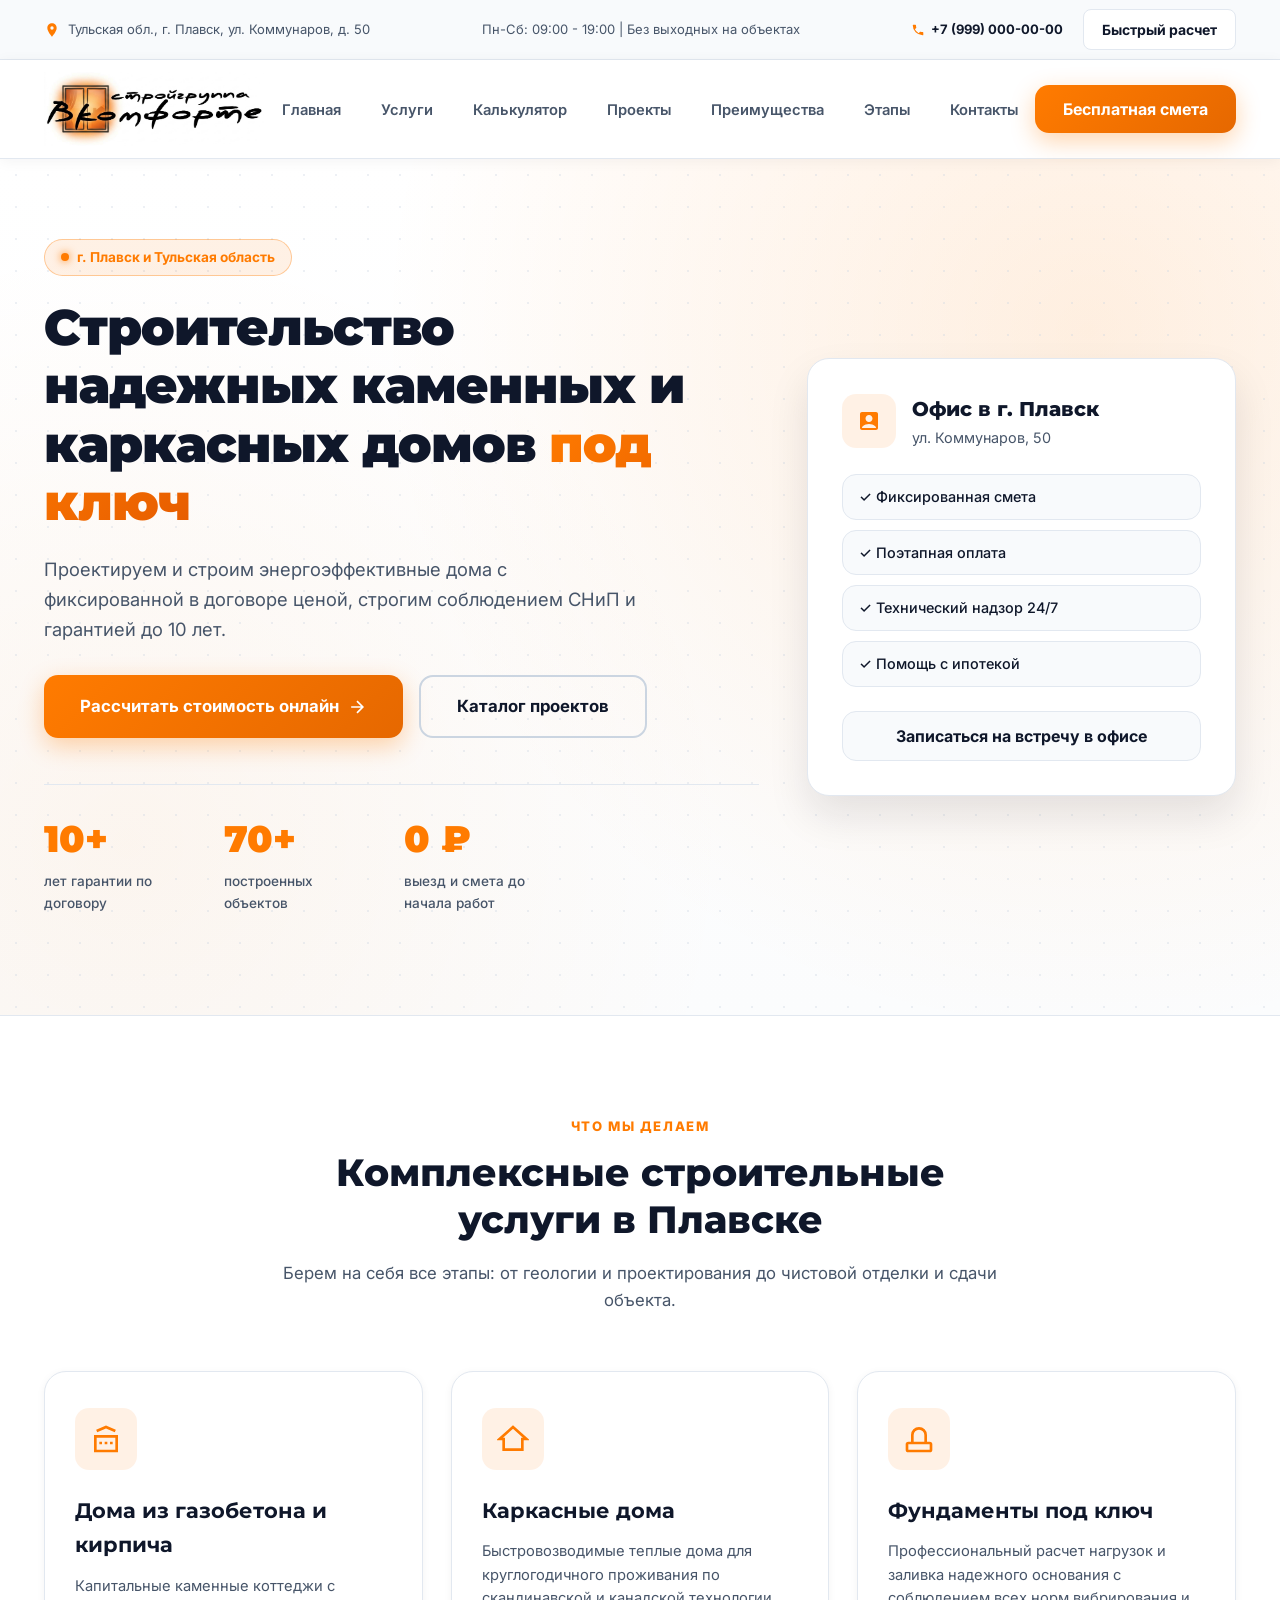
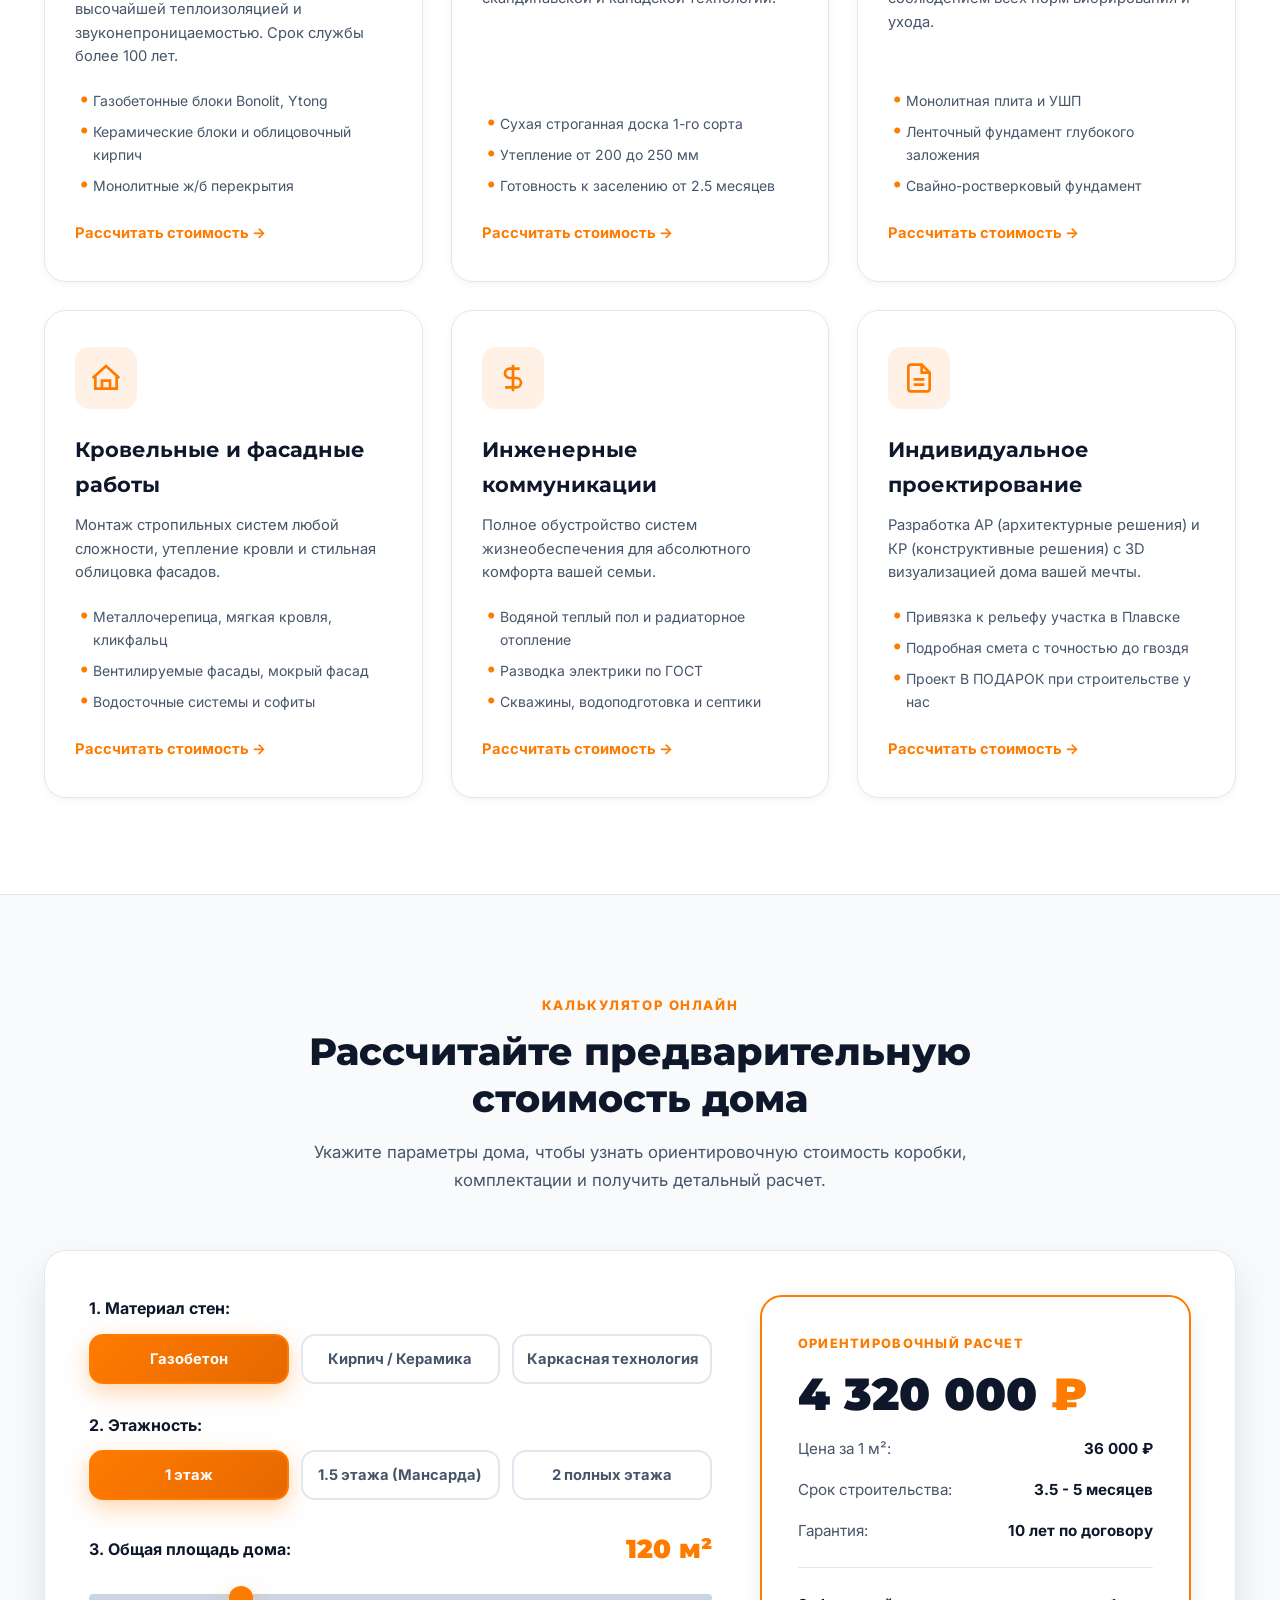
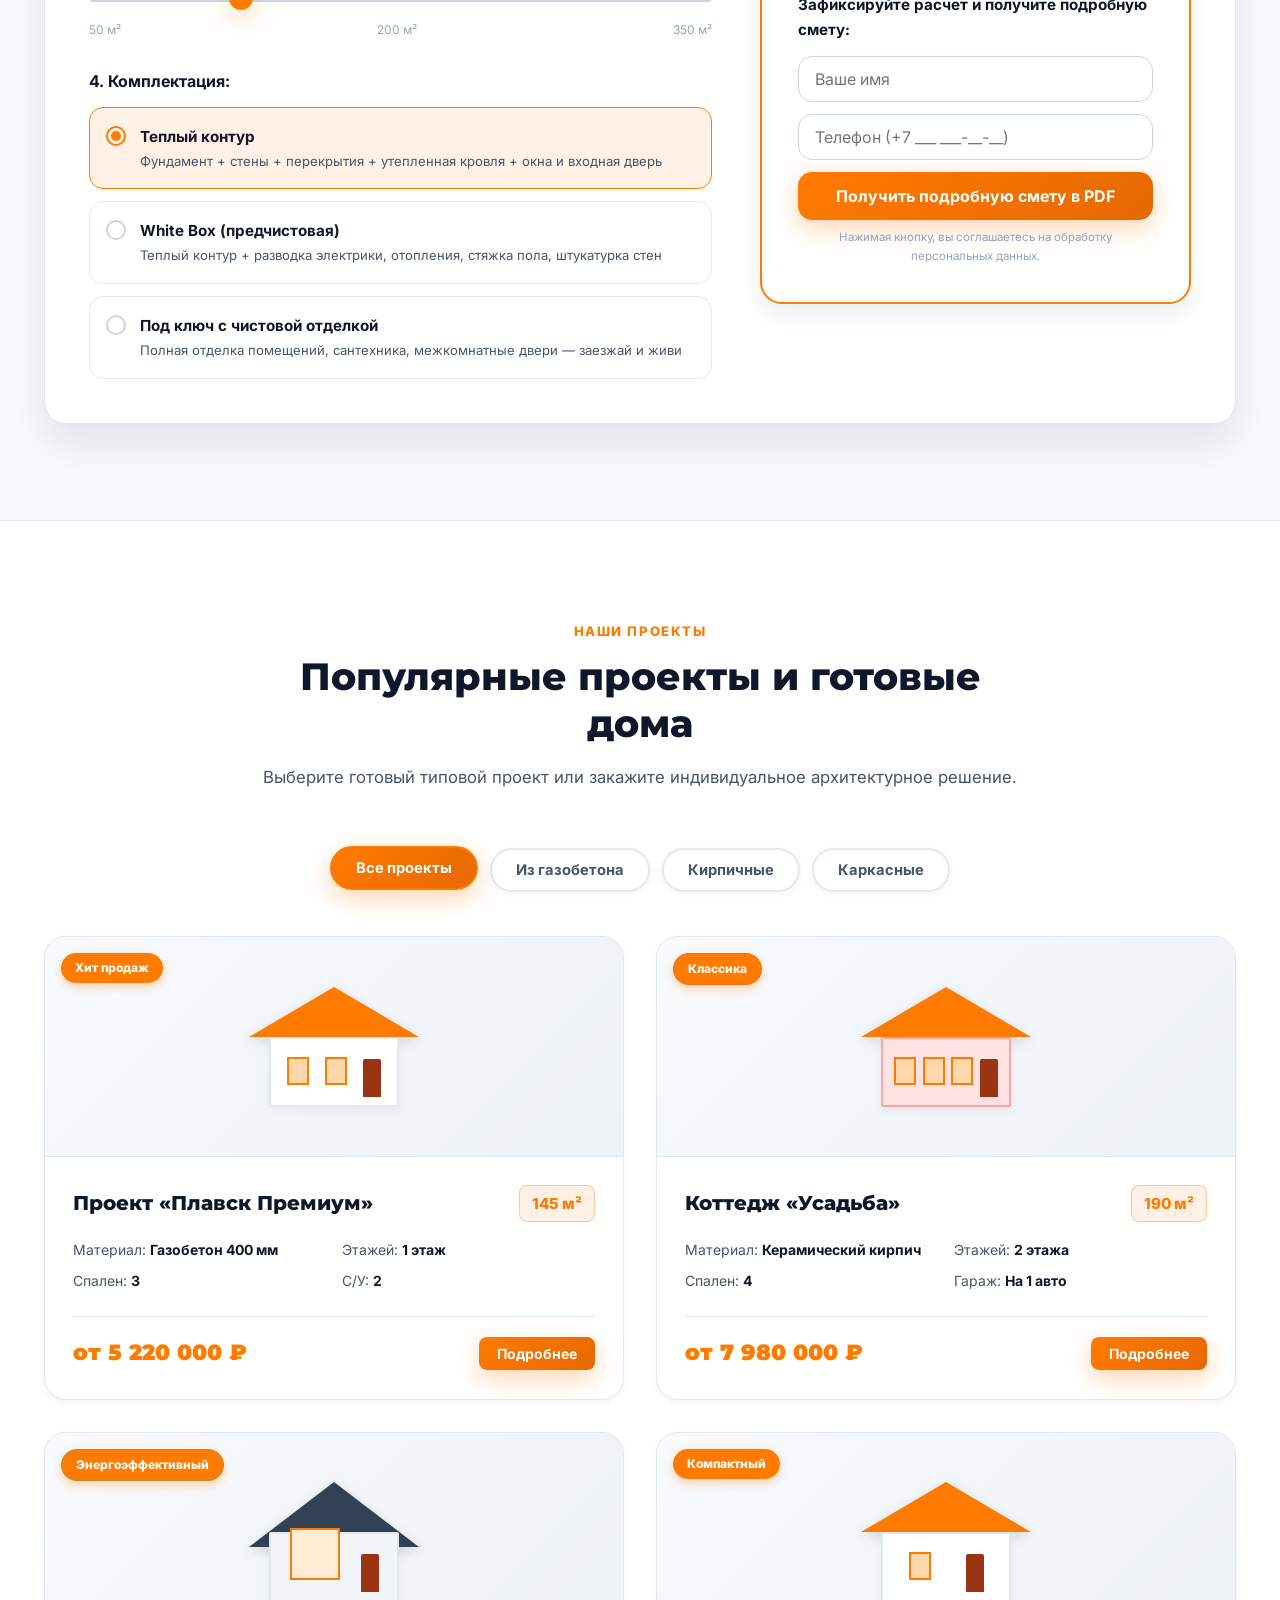
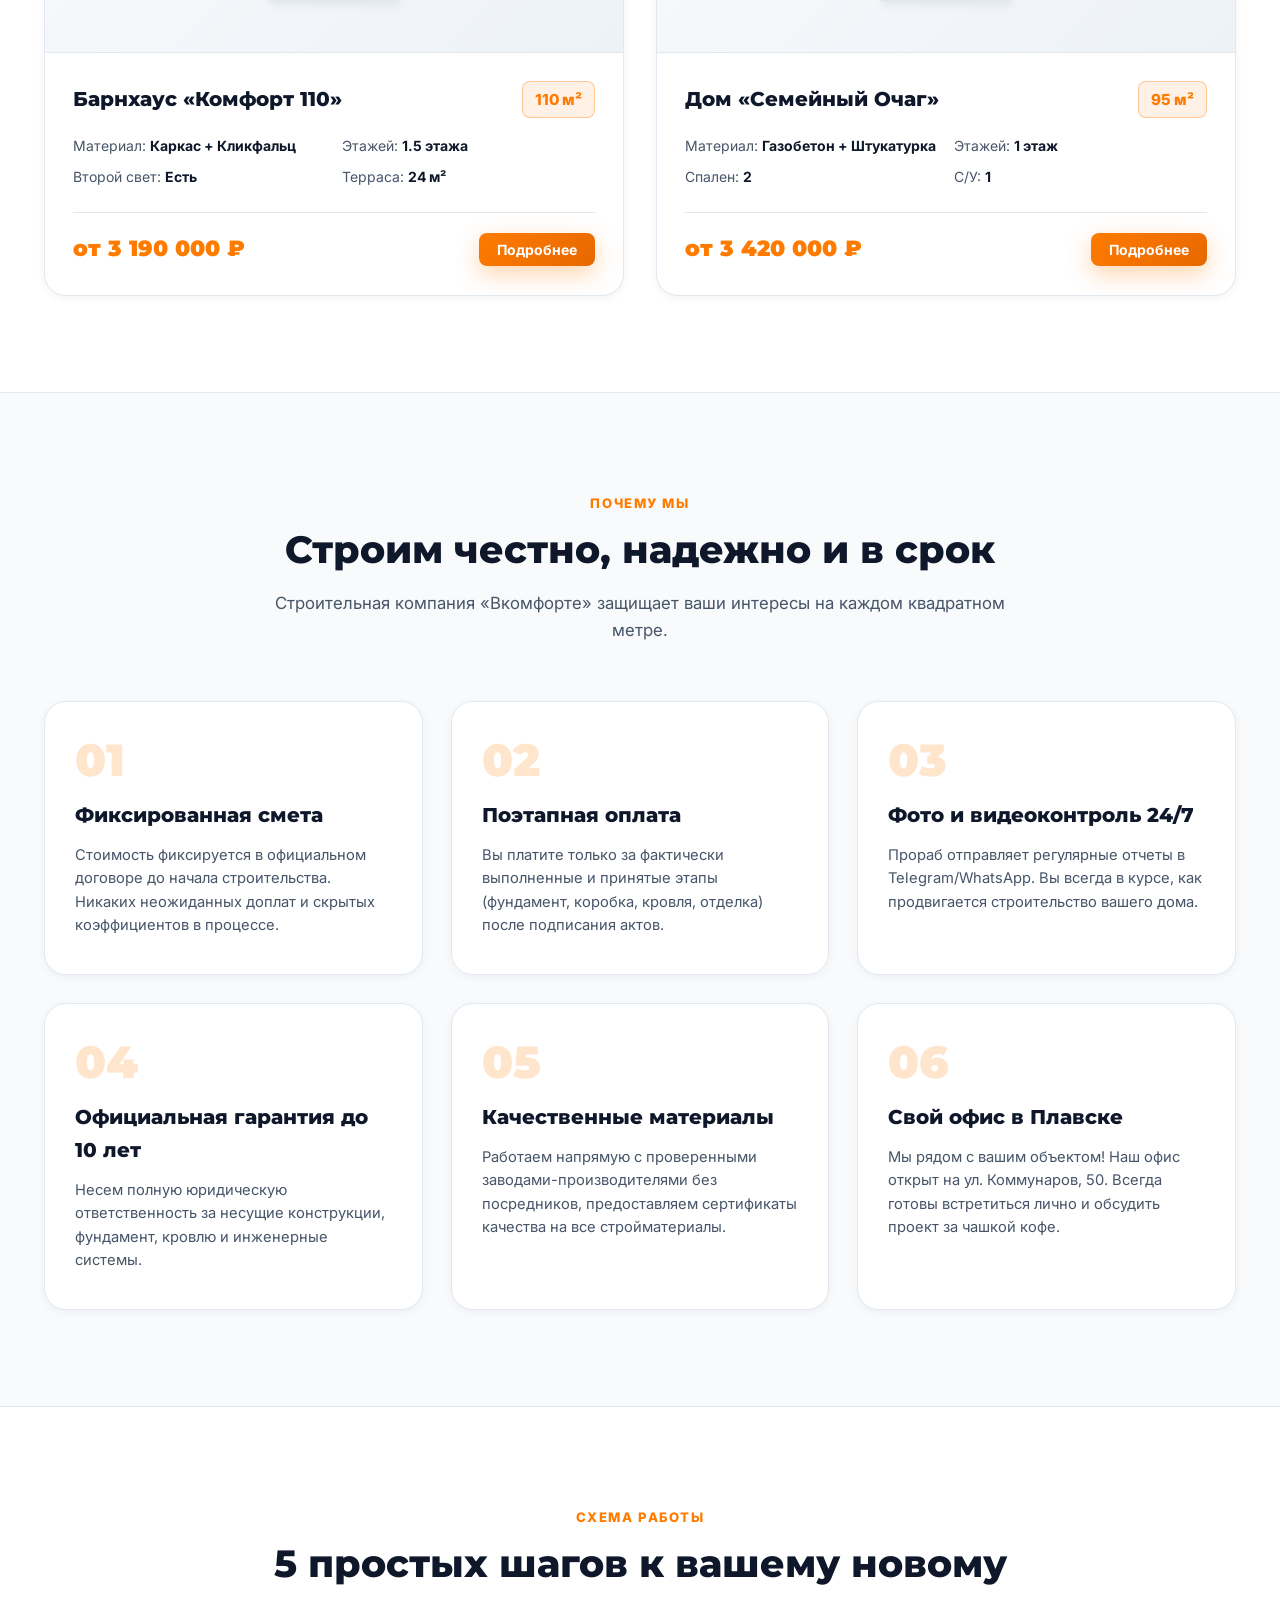
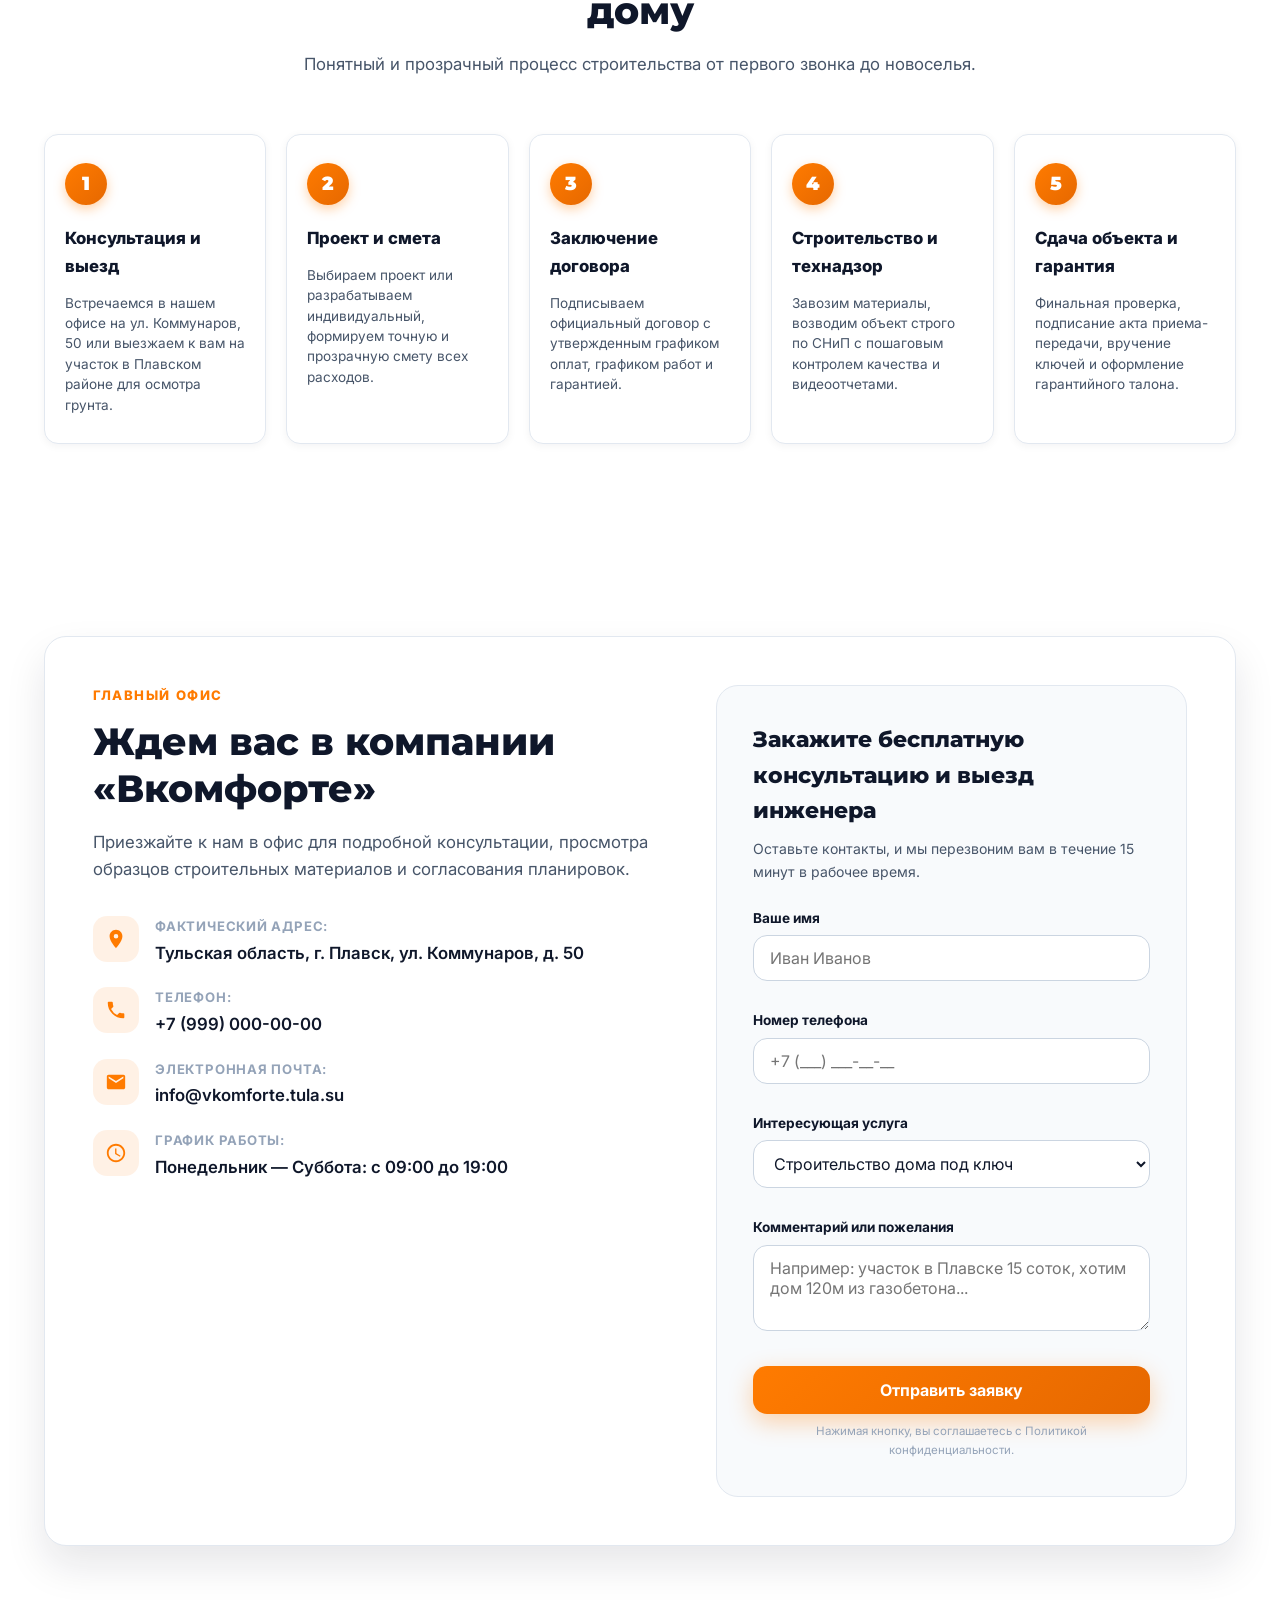
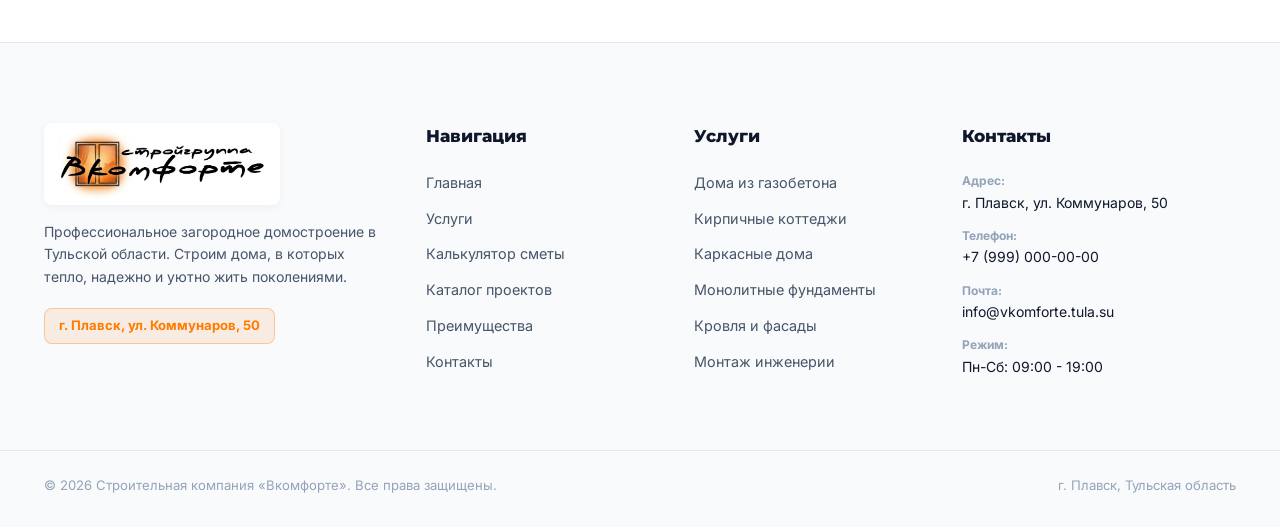
<file: index.html>
<!DOCTYPE html>
<html lang="ru">
<head>
  <meta charset="UTF-8">
  <meta name="viewport" content="width=device-width, initial-scale=1.0">
  <title>Строительная компания «Вкомфорте» | Строительство домов в г. Плавск и Тульской области</title>
  <meta name="description" content="Строительная компания «Вкомфорте» в г. Плавск (ул. Коммунаров, 50). Качественное строительство загородных домов, коттеджей, фундаменты, кровля и отделка под ключ с гарантией до 10 лет.">
  <meta name="keywords" content="строительство домов Плавск, Вкомфорте, строительная компания Плавск, строительство коттеджей Тульская область, дома под ключ, газобетон, кирпич, каркасные дома">
  
  <!-- Open Graph / SEO -->
  <meta property="og:type" content="website">
  <meta property="og:title" content="Строительная компания «Вкомфорте» — Дома под ключ в Плавске">
  <meta property="og:description" content="Строим надежные загородные дома из газобетона, кирпича и каркаса с фиксированной сметой и гарантией до 10 лет в Плавске и Тульской области.">
  <meta property="og:url" content="https://vkomforte.tula.su/">
  <link rel="canonical" href="https://vkomforte.tula.su/">
  <meta property="og:locale" content="ru_RU">

  <!-- Favicon SVG -->
  <link rel="icon" type="image/svg+xml" href="data:image/svg+xml,<svg xmlns='http://www.w3.org/2000/svg' viewBox='0 0 24 24' fill='%23e59934'><path d='M12 3L2 12h3v8h6v-6h2v6h6v-8h3L12 3z'/></svg>">

  <!-- Google Fonts: Montserrat, Inter & Caveat (for authentic logo script) -->
  <link rel="preconnect" href="https://fonts.googleapis.com">
  <link rel="preconnect" href="https://fonts.gstatic.com" crossorigin>
  <link href="https://fonts.googleapis.com/css2?family=Caveat:wght@600;700&family=Inter:wght@300;400;500;600;700&family=Montserrat:wght@500;600;700;800;900&display=swap" rel="stylesheet">

  <link rel="stylesheet" href="css/style.css">

  <!-- Schema.org Microdata for Local Business -->
  <script type="application/ld+json">
  {
    "@context": "https://schema.org",
    "@type": "HomeAndConstructionBusiness",
    "name": "Вкомфорте",
    "url": "https://vkomforte.tula.su/",
    "description": "Проектирование и строительство загородных домов под ключ в Плавске и Тульской области",
    "address": {
      "@type": "PostalAddress",
      "streetAddress": "ул. Коммунаров, д. 50",
      "addressLocality": "Плавск",
      "addressRegion": "Тульская область",
      "postalCode": "301470",
      "addressCountry": "RU"
    },
    "openingHours": "Mo-Sa 09:00-19:00",
    "priceRange": "$$"
  }
  </script>
</head>
<body>

  <!-- Top Announcement / Quick Info Bar -->
  <div class="top-bar">
    <div class="container top-bar__inner">
      <div class="top-bar__location">
        <svg width="16" height="16" viewBox="0 0 24 24" fill="currentColor">
          <path d="M12 2C8.13 2 5 5.13 5 9c0 5.25 7 13 7 13s7-7.75 7-13c0-3.87-3.13-7-7-7zm0 9.5a2.5 2.5 0 0 1 0-5 2.5 2.5 0 0 1 0 5z"/>
        </svg>
        <span>Тульская обл., г. Плавск, ул. Коммунаров, д. 50</span>
      </div>
      <div class="top-bar__schedule">Пн-Сб: 09:00 - 19:00 | Без выходных на объектах</div>
      <div class="top-bar__contacts">
        <a href="tel:+79990000000" class="top-bar__phone">
          <svg width="14" height="14" viewBox="0 0 24 24" fill="currentColor">
            <path d="M6.62 10.79a15.05 15.05 0 0 0 6.59 6.59l2.2-2.2a1 1 0 0 1 1.02-.24 11.72 11.72 0 0 0 3.67.59 1 1 0 0 1 1 1V20a1 1 0 0 1-1 1A17 17 0 0 1 3 4a1 1 0 0 1 1-1h3.5a1 1 0 0 1 1 1 11.72 11.72 0 0 0 .59 3.67 1 1 0 0 1-.24 1.02l-2.23 2.1z"/>
          </svg>
          +7 (999) 000-00-00
        </a>
        <a href="#calc" class="btn btn--sm btn--outline-light">Быстрый расчет</a>
      </div>
    </div>
  </div>

  <!-- Header Navigation -->
  <header class="header" id="header">
    <div class="container header__inner">
      <a href="#" class="logo">
        <img src="images/logo.jpg" alt="Стройгруппа Вкомфорте" class="logo__img">
      </a>

      <nav class="nav" id="nav-menu">
        <ul class="nav__list">
          <li class="nav__item"><a href="#hero" class="nav__link active">Главная</a></li>
          <li class="nav__item"><a href="#services" class="nav__link">Услуги</a></li>
          <li class="nav__item"><a href="#calc" class="nav__link">Калькулятор</a></li>
          <li class="nav__item"><a href="#projects" class="nav__link">Проекты</a></li>
          <li class="nav__item"><a href="#advantages" class="nav__link">Преимущества</a></li>
          <li class="nav__item"><a href="#process" class="nav__link">Этапы</a></li>
          <li class="nav__item"><a href="#contacts" class="nav__link">Контакты</a></li>
        </ul>
      </nav>

      <div class="header__actions">
        <button class="btn btn--primary open-modal-btn" data-modal="contact-modal">
          <span>Бесплатная смета</span>
        </button>
        <button class="burger" id="burger-btn" aria-label="Открыть меню">
          <span></span>
          <span></span>
          <span></span>
        </button>
      </div>
    </div>
  </header>

  <main>
    <!-- Hero Section -->
    <section class="hero" id="hero">
      <div class="hero__bg-overlay"></div>
      <div class="container hero__container">
        <div class="hero__content">
          <div class="badge badge--gold">
            <span class="badge__dot"></span> г. Плавск и Тульская область
          </div>
          <h1 class="hero__title">
            Строительство надежных каменных и каркасных домов <span class="highlight">под ключ</span>
          </h1>
          <p class="hero__subtitle">
            Проектируем и строим энергоэффективные дома с фиксированной в договоре ценой, строгим соблюдением СНиП и гарантией до 10 лет.
          </p>

          <div class="hero__buttons">
            <a href="#calc" class="btn btn--primary btn--lg">
              <span>Рассчитать стоимость онлайн</span>
              <svg width="20" height="20" viewBox="0 0 24 24" fill="none" stroke="currentColor" stroke-width="2">
                <path d="M5 12h14M12 5l7 7-7 7"/>
              </svg>
            </a>
            <a href="#projects" class="btn btn--outline btn--lg">
              <span>Каталог проектов</span>
            </a>
          </div>

          <div class="hero__stats">
            <div class="stat-item">
              <span class="stat-item__num">10+</span>
              <span class="stat-item__desc">лет гарантии по договору</span>
            </div>
            <div class="stat-item">
              <span class="stat-item__num">70+</span>
              <span class="stat-item__desc">построенных объектов</span>
            </div>
            <div class="stat-item">
              <span class="stat-item__num">0 ₽</span>
              <span class="stat-item__desc">выезд и смета до начала работ</span>
            </div>
          </div>
        </div>

        <div class="hero__card-preview">
          <div class="hero-feature-card glass">
            <div class="hero-feature-card__header">
              <div class="hero-feature-card__icon">
                <svg width="24" height="24" viewBox="0 0 24 24" fill="currentColor">
                  <path d="M19 3H5c-1.1 0-2 .9-2 2v14c0 1.1.9 2 2 2h14c1.1 0 2-.9 2-2V5c0-1.1-.9-2-2-2zm-7 3c1.93 0 3.5 1.57 3.5 3.5S13.93 13 12 13s-3.5-1.57-3.5-3.5S10.07 6 12 6zm7 13H5v-.23c0-.62.28-1.2.76-1.58C7.47 15.82 9.64 15 12 15s4.53.82 6.24 2.19c.48.38.76.97.76 1.58V19z"/>
                </svg>
              </div>
              <div>
                <h4>Офис в г. Плавск</h4>
                <p>ул. Коммунаров, 50</p>
              </div>
            </div>
            <div class="hero-feature-card__badges">
              <div class="pill">✓ Фиксированная смета</div>
              <div class="pill">✓ Поэтапная оплата</div>
              <div class="pill">✓ Технический надзор 24/7</div>
              <div class="pill">✓ Помощь с ипотекой</div>
            </div>
            <div class="hero-feature-card__cta">
              <button class="btn btn--secondary btn--block open-modal-btn" data-modal="contact-modal">
                Записаться на встречу в офисе
              </button>
            </div>
          </div>
        </div>
      </div>
    </section>

    <!-- Services Section -->
    <section class="section services" id="services">
      <div class="container">
        <div class="section-header text-center">
          <span class="section-tag">Что мы делаем</span>
          <h2 class="section-title">Комплексные строительные услуги в Плавске</h2>
          <p class="section-desc">Берем на себя все этапы: от геологии и проектирования до чистовой отделки и сдачи объекта.</p>
        </div>

        <div class="services__grid">
          <div class="service-card">
            <div class="service-card__icon">
              <svg width="32" height="32" viewBox="0 0 24 24" fill="none" stroke="currentColor" stroke-width="2">
                <path d="M3 21h18M3 10h18M5 6l7-3 7 3M4 10v11M20 10v11M8 14v2M12 14v2M16 14v2"/>
              </svg>
            </div>
            <h3 class="service-card__title">Дома из газобетона и кирпича</h3>
            <p class="service-card__text">
              Капитальные каменные коттеджи с высочайшей теплоизоляцией и звуконепроницаемостью. Срок службы более 100 лет.
            </p>
            <ul class="service-card__list">
              <li>Газобетонные блоки Bonolit, Ytong</li>
              <li>Керамические блоки и облицовочный кирпич</li>
              <li>Монолитные ж/б перекрытия</li>
            </ul>
            <a href="#calc" class="service-card__link">Рассчитать стоимость →</a>
          </div>

          <div class="service-card">
            <div class="service-card__icon">
              <svg width="32" height="32" viewBox="0 0 24 24" fill="none" stroke="currentColor" stroke-width="2">
                <path d="M12 3L2 12h3v8h14v-8h3L12 3z"/>
              </svg>
            </div>
            <h3 class="service-card__title">Каркасные дома</h3>
            <p class="service-card__text">
              Быстровозводимые теплые дома для круглогодичного проживания по скандинавской и канадской технологии.
            </p>
            <ul class="service-card__list">
              <li>Сухая строганная доска 1-го сорта</li>
              <li>Утепление от 200 до 250 мм</li>
              <li>Готовность к заселению от 2.5 месяцев</li>
            </ul>
            <a href="#calc" class="service-card__link">Рассчитать стоимость →</a>
          </div>

          <div class="service-card">
            <div class="service-card__icon">
              <svg width="32" height="32" viewBox="0 0 24 24" fill="none" stroke="currentColor" stroke-width="2">
                <rect x="3" y="15" width="18" height="6" rx="1"/>
                <path d="M7 15V9a5 5 0 0 1 10 0v6"/>
              </svg>
            </div>
            <h3 class="service-card__title">Фундаменты под ключ</h3>
            <p class="service-card__text">
              Профессиональный расчет нагрузок и заливка надежного основания с соблюдением всех норм вибрирования и ухода.
            </p>
            <ul class="service-card__list">
              <li>Монолитная плита и УШП</li>
              <li>Ленточный фундамент глубокого заложения</li>
              <li>Свайно-ростверковый фундамент</li>
            </ul>
            <a href="#calc" class="service-card__link">Рассчитать стоимость →</a>
          </div>

          <div class="service-card">
            <div class="service-card__icon">
              <svg width="32" height="32" viewBox="0 0 24 24" fill="none" stroke="currentColor" stroke-width="2">
                <path d="M2 12l10-9 10 9M4 10v10h16V10M9 20v-6h6v6"/>
              </svg>
            </div>
            <h3 class="service-card__title">Кровельные и фасадные работы</h3>
            <p class="service-card__text">
              Монтаж стропильных систем любой сложности, утепление кровли и стильная облицовка фасадов.
            </p>
            <ul class="service-card__list">
              <li>Металлочерепица, мягкая кровля, кликфальц</li>
              <li>Вентилируемые фасады, мокрый фасад</li>
              <li>Водосточные системы и софиты</li>
            </ul>
            <a href="#calc" class="service-card__link">Рассчитать стоимость →</a>
          </div>

          <div class="service-card">
            <div class="service-card__icon">
              <svg width="32" height="32" viewBox="0 0 24 24" fill="none" stroke="currentColor" stroke-width="2">
                <path d="M12 2v20M17 5H9.5a3.5 3.5 0 0 0 0 7h5a3.5 3.5 0 0 1 0 7H6"/>
              </svg>
            </div>
            <h3 class="service-card__title">Инженерные коммуникации</h3>
            <p class="service-card__text">
              Полное обустройство систем жизнеобеспечения для абсолютного комфорта вашей семьи.
            </p>
            <ul class="service-card__list">
              <li>Водяной теплый пол и радиаторное отопление</li>
              <li>Разводка электрики по ГОСТ</li>
              <li>Скважины, водоподготовка и септики</li>
            </ul>
            <a href="#calc" class="service-card__link">Рассчитать стоимость →</a>
          </div>

          <div class="service-card">
            <div class="service-card__icon">
              <svg width="32" height="32" viewBox="0 0 24 24" fill="none" stroke="currentColor" stroke-width="2">
                <path d="M14 2H6a2 2 0 0 0-2 2v16a2 2 0 0 0 2 2h12a2 2 0 0 0 2-2V8z"/>
                <polyline points="14 2 14 8 20 8"/>
                <line x1="16" y1="13" x2="8" y2="13"/>
                <line x1="16" y1="17" x2="8" y2="17"/>
              </svg>
            </div>
            <h3 class="service-card__title">Индивидуальное проектирование</h3>
            <p class="service-card__text">
              Разработка АР (архитектурные решения) и КР (конструктивные решения) с 3D визуализацией дома вашей мечты.
            </p>
            <ul class="service-card__list">
              <li>Привязка к рельефу участка в Плавске</li>
              <li>Подробная смета с точностью до гвоздя</li>
              <li>Проект В ПОДАРОК при строительстве у нас</li>
            </ul>
            <a href="#calc" class="service-card__link">Рассчитать стоимость →</a>
          </div>
        </div>
      </div>
    </section>

    <!-- Interactive Cost Calculator -->
    <section class="section calculator-section" id="calc">
      <div class="container">
        <div class="section-header text-center">
          <span class="section-tag section-tag--gold">Калькулятор онлайн</span>
          <h2 class="section-title">Рассчитайте предварительную стоимость дома</h2>
          <p class="section-desc">Укажите параметры дома, чтобы узнать ориентировочную стоимость коробки, комплектации и получить детальный расчет.</p>
        </div>

        <div class="calc-card glass">
          <div class="calc-card__grid">
            <!-- Calculator Controls -->
            <div class="calc-controls">
              
              <!-- 1. Technology -->
              <div class="calc-group">
                <label class="calc-label">1. Материал стен:</label>
                <div class="toggle-group" id="calc-material">
                  <button type="button" class="toggle-btn active" data-value="aerated" data-rate="36000">
                    Газобетон
                  </button>
                  <button type="button" class="toggle-btn" data-value="brick" data-rate="42000">
                    Кирпич / Керамика
                  </button>
                  <button type="button" class="toggle-btn" data-value="frame" data-rate="29000">
                    Каркасная технология
                  </button>
                </div>
              </div>

              <!-- 2. Floors -->
              <div class="calc-group">
                <label class="calc-label">2. Этажность:</label>
                <div class="toggle-group" id="calc-floors">
                  <button type="button" class="toggle-btn active" data-value="1" data-mult="1.0">
                    1 этаж
                  </button>
                  <button type="button" class="toggle-btn" data-value="1.5" data-mult="1.15">
                    1.5 этажа (Мансарда)
                  </button>
                  <button type="button" class="toggle-btn" data-value="2" data-mult="1.25">
                    2 полных этажа
                  </button>
                </div>
              </div>

              <!-- 3. Area Slider -->
              <div class="calc-group">
                <div class="calc-range-header">
                  <label class="calc-label" for="calc-area-range">3. Общая площадь дома:</label>
                  <span class="calc-range-value"><span id="area-val">120</span> м²</span>
                </div>
                <input type="range" id="calc-area-range" min="50" max="350" step="5" value="120" class="range-slider">
                <div class="calc-range-limits">
                  <span>50 м²</span>
                  <span>200 м²</span>
                  <span>350 м²</span>
                </div>
              </div>

              <!-- 4. Package / Finish -->
              <div class="calc-group">
                <label class="calc-label">4. Комплектация:</label>
                <div class="options-list" id="calc-package">
                  <label class="option-radio">
                    <input type="radio" name="package" value="contour" data-add="0" checked>
                    <span class="option-radio__box"></span>
                    <div class="option-radio__content">
                      <strong>Теплый контур</strong>
                      <small>Фундамент + стены + перекрытия + утепленная кровля + окна и входная дверь</small>
                    </div>
                  </label>
                  <label class="option-radio">
                    <input type="radio" name="package" value="whitebox" data-add="12000">
                    <span class="option-radio__box"></span>
                    <div class="option-radio__content">
                      <strong>White Box (предчистовая)</strong>
                      <small>Теплый контур + разводка электрики, отопления, стяжка пола, штукатурка стен</small>
                    </div>
                  </label>
                  <label class="option-radio">
                    <input type="radio" name="package" value="turnkey" data-add="22000">
                    <span class="option-radio__box"></span>
                    <div class="option-radio__content">
                      <strong>Под ключ с чистовой отделкой</strong>
                      <small>Полная отделка помещений, сантехника, межкомнатные двери — заезжай и живи</small>
                    </div>
                  </label>
                </div>
              </div>

            </div>

            <!-- Calculator Result Box -->
            <div class="calc-summary">
              <div class="calc-summary__box">
                <div class="calc-summary__tag">Ориентировочный расчет</div>
                <div class="calc-summary__total">
                  <span id="calc-price-output">4 320 000</span> <span class="currency">₽</span>
                </div>
                <div class="calc-summary__item">
                  <span>Цена за 1 м²:</span>
                  <strong id="calc-sqm-output">36 000 ₽</strong>
                </div>
                <div class="calc-summary__item">
                  <span>Срок строительства:</span>
                  <strong id="calc-period-output">3 - 4 месяца</strong>
                </div>
                <div class="calc-summary__item">
                  <span>Гарантия:</span>
                  <strong>10 лет по договору</strong>
                </div>

                <div class="calc-summary__divider"></div>

                <div class="calc-summary__form">
                  <h5>Зафиксируйте расчет и получите подробную смету:</h5>
                  <form id="calc-submit-form">
                    <input type="text" id="calc-name" class="form-input" placeholder="Ваше имя" required>
                    <input type="tel" id="calc-phone" class="form-input" placeholder="Телефон (+7 ___ ___-__-__)" required>
                    <button type="submit" class="btn btn--primary btn--block">
                      <span>Получить подробную смету в PDF</span>
                    </button>
                    <p class="form-privacy">Нажимая кнопку, вы соглашаетесь на обработку персональных данных.</p>
                  </form>
                </div>
              </div>
            </div>
          </div>
        </div>
      </div>
    </section>

    <!-- Projects Portfolio -->
    <section class="section projects-section" id="projects">
      <div class="container">
        <div class="section-header text-center">
          <span class="section-tag">Наши проекты</span>
          <h2 class="section-title">Популярные проекты и готовые дома</h2>
          <p class="section-desc">Выберите готовый типовой проект или закажите индивидуальное архитектурное решение.</p>
        </div>

        <!-- Filter tabs -->
        <div class="portfolio-filter">
          <button class="filter-btn active" data-filter="all">Все проекты</button>
          <button class="filter-btn" data-filter="aerated">Из газобетона</button>
          <button class="filter-btn" data-filter="brick">Кирпичные</button>
          <button class="filter-btn" data-filter="frame">Каркасные</button>
        </div>

        <div class="projects-grid">
          <!-- Project 1 -->
          <div class="project-card" data-category="aerated">
            <div class="project-card__img-wrap">
              <div class="project-card__badge">Хит продаж</div>
              <div class="project-card__mockup project-card__mockup--1">
                <div class="mockup-roof"></div>
                <div class="mockup-walls">
                  <div class="mockup-window"></div>
                  <div class="mockup-window"></div>
                  <div class="mockup-door"></div>
                </div>
              </div>
            </div>
            <div class="project-card__body">
              <div class="project-card__header">
                <h3 class="project-card__title">Проект «Плавск Премиум»</h3>
                <span class="project-card__area">145 м²</span>
              </div>
              <div class="project-card__specs">
                <span>Материал: <strong>Газобетон 400 мм</strong></span>
                <span>Этажей: <strong>1 этаж</strong></span>
                <span>Спален: <strong>3</strong></span>
                <span>С/У: <strong>2</strong></span>
              </div>
              <div class="project-card__footer">
                <div class="project-card__price">от 5 220 000 ₽</div>
                <button class="btn btn--sm btn--primary open-project-btn" data-project="1">Подробнее</button>
              </div>
            </div>
          </div>

          <!-- Project 2 -->
          <div class="project-card" data-category="brick">
            <div class="project-card__img-wrap">
              <div class="project-card__badge badge--red">Классика</div>
              <div class="project-card__mockup project-card__mockup--2">
                <div class="mockup-roof"></div>
                <div class="mockup-walls">
                  <div class="mockup-window"></div>
                  <div class="mockup-window"></div>
                  <div class="mockup-window"></div>
                  <div class="mockup-door"></div>
                </div>
              </div>
            </div>
            <div class="project-card__body">
              <div class="project-card__header">
                <h3 class="project-card__title">Коттедж «Усадьба»</h3>
                <span class="project-card__area">190 м²</span>
              </div>
              <div class="project-card__specs">
                <span>Материал: <strong>Керамический кирпич</strong></span>
                <span>Этажей: <strong>2 этажа</strong></span>
                <span>Спален: <strong>4</strong></span>
                <span>Гараж: <strong>На 1 авто</strong></span>
              </div>
              <div class="project-card__footer">
                <div class="project-card__price">от 7 980 000 ₽</div>
                <button class="btn btn--sm btn--primary open-project-btn" data-project="2">Подробнее</button>
              </div>
            </div>
          </div>

          <!-- Project 3 -->
          <div class="project-card" data-category="frame">
            <div class="project-card__img-wrap">
              <div class="project-card__badge badge--green">Энергоэффективный</div>
              <div class="project-card__mockup project-card__mockup--3">
                <div class="mockup-roof mockup-roof--barn"></div>
                <div class="mockup-walls">
                  <div class="mockup-window mockup-window--panoramic"></div>
                  <div class="mockup-door"></div>
                </div>
              </div>
            </div>
            <div class="project-card__body">
              <div class="project-card__header">
                <h3 class="project-card__title">Барнхаус «Комфорт 110»</h3>
                <span class="project-card__area">110 м²</span>
              </div>
              <div class="project-card__specs">
                <span>Материал: <strong>Каркас + Кликфальц</strong></span>
                <span>Этажей: <strong>1.5 этажа</strong></span>
                <span>Второй свет: <strong>Есть</strong></span>
                <span>Терраса: <strong>24 м²</strong></span>
              </div>
              <div class="project-card__footer">
                <div class="project-card__price">от 3 190 000 ₽</div>
                <button class="btn btn--sm btn--primary open-project-btn" data-project="3">Подробнее</button>
              </div>
            </div>
          </div>

          <!-- Project 4 -->
          <div class="project-card" data-category="aerated">
            <div class="project-card__img-wrap">
              <div class="project-card__badge">Компактный</div>
              <div class="project-card__mockup project-card__mockup--4">
                <div class="mockup-roof"></div>
                <div class="mockup-walls">
                  <div class="mockup-window"></div>
                  <div class="mockup-door"></div>
                </div>
              </div>
            </div>
            <div class="project-card__body">
              <div class="project-card__header">
                <h3 class="project-card__title">Дом «Семейный Очаг»</h3>
                <span class="project-card__area">95 м²</span>
              </div>
              <div class="project-card__specs">
                <span>Материал: <strong>Газобетон + Штукатурка</strong></span>
                <span>Этажей: <strong>1 этаж</strong></span>
                <span>Спален: <strong>2</strong></span>
                <span>С/У: <strong>1</strong></span>
              </div>
              <div class="project-card__footer">
                <div class="project-card__price">от 3 420 000 ₽</div>
                <button class="btn btn--sm btn--primary open-project-btn" data-project="4">Подробнее</button>
              </div>
            </div>
          </div>
        </div>
      </div>
    </section>

    <!-- Advantages / Why Us -->
    <section class="section advantages" id="advantages">
      <div class="container">
        <div class="section-header text-center">
          <span class="section-tag">Почему мы</span>
          <h2 class="section-title">Строим честно, надежно и в срок</h2>
          <p class="section-desc">Строительная компания «Вкомфорте» защищает ваши интересы на каждом квадратном метре.</p>
        </div>

        <div class="advantages__grid">
          <div class="adv-card">
            <div class="adv-card__num">01</div>
            <h3 class="adv-card__title">Фиксированная смета</h3>
            <p class="adv-card__text">
              Стоимость фиксируется в официальном договоре до начала строительства. Никаких неожиданных доплат и скрытых коэффициентов в процессе.
            </p>
          </div>

          <div class="adv-card">
            <div class="adv-card__num">02</div>
            <h3 class="adv-card__title">Поэтапная оплата</h3>
            <p class="adv-card__text">
              Вы платите только за фактически выполненные и принятые этапы (фундамент, коробка, кровля, отделка) после подписания актов.
            </p>
          </div>

          <div class="adv-card">
            <div class="adv-card__num">03</div>
            <h3 class="adv-card__title">Фото и видеоконтроль 24/7</h3>
            <p class="adv-card__text">
              Прораб отправляет регулярные отчеты в Telegram/WhatsApp. Вы всегда в курсе, как продвигается строительство вашего дома.
            </p>
          </div>

          <div class="adv-card">
            <div class="adv-card__num">04</div>
            <h3 class="adv-card__title">Официальная гарантия до 10 лет</h3>
            <p class="adv-card__text">
              Несем полную юридическую ответственность за несущие конструкции, фундамент, кровлю и инженерные системы.
            </p>
          </div>

          <div class="adv-card">
            <div class="adv-card__num">05</div>
            <h3 class="adv-card__title">Качественные материалы</h3>
            <p class="adv-card__text">
              Работаем напрямую с проверенными заводами-производителями без посредников, предоставляем сертификаты качества на все стройматериалы.
            </p>
          </div>

          <div class="adv-card">
            <div class="adv-card__num">06</div>
            <h3 class="adv-card__title">Свой офис в Плавске</h3>
            <p class="adv-card__text">
              Мы рядом с вашим объектом! Наш офис открыт на ул. Коммунаров, 50. Всегда готовы встретиться лично и обсудить проект за чашкой кофе.
            </p>
          </div>
        </div>
      </div>
    </section>

    <!-- Workflow Process -->
    <section class="section process-section" id="process">
      <div class="container">
        <div class="section-header text-center">
          <span class="section-tag">Схема работы</span>
          <h2 class="section-title">5 простых шагов к вашему новому дому</h2>
          <p class="section-desc">Понятный и прозрачный процесс строительства от первого звонка до новоселья.</p>
        </div>

        <div class="process-steps">
          <div class="step-card">
            <div class="step-card__badge">1</div>
            <h4>Консультация и выезд</h4>
            <p>Встречаемся в нашем офисе на ул. Коммунаров, 50 или выезжаем к вам на участок в Плавском районе для осмотра грунта.</p>
          </div>
          <div class="step-card">
            <div class="step-card__badge">2</div>
            <h4>Проект и смета</h4>
            <p>Выбираем проект или разрабатываем индивидуальный, формируем точную и прозрачную смету всех расходов.</p>
          </div>
          <div class="step-card">
            <div class="step-card__badge">3</div>
            <h4>Заключение договора</h4>
            <p>Подписываем официальный договор с утвержденным графиком оплат, графиком работ и гарантией.</p>
          </div>
          <div class="step-card">
            <div class="step-card__badge">4</div>
            <h4>Строительство и технадзор</h4>
            <p>Завозим материалы, возводим объект строго по СНиП с пошаговым контролем качества и видеоотчетами.</p>
          </div>
          <div class="step-card">
            <div class="step-card__badge">5</div>
            <h4>Сдача объекта и гарантия</h4>
            <p>Финальная проверка, подписание акта приема-передачи, вручение ключей и оформление гарантийного талона.</p>
          </div>
        </div>
      </div>
    </section>

    <!-- Contacts & Map Section -->
    <section class="section contacts-section" id="contacts">
      <div class="container">
        <div class="contacts-wrapper glass">
          <div class="contacts-info">
            <span class="section-tag section-tag--gold">Главный офис</span>
            <h2 class="section-title">Ждем вас в компании «Вкомфорте»</h2>
            <p class="contacts-desc">
              Приезжайте к нам в офис для подробной консультации, просмотра образцов строительных материалов и согласования планировок.
            </p>

            <div class="contact-details">
              <div class="contact-detail-item">
                <div class="contact-icon">
                  <svg width="22" height="22" viewBox="0 0 24 24" fill="currentColor">
                    <path d="M12 2C8.13 2 5 5.13 5 9c0 5.25 7 13 7 13s7-7.75 7-13c0-3.87-3.13-7-7-7zm0 9.5a2.5 2.5 0 0 1 0-5 2.5 2.5 0 0 1 0 5z"/>
                  </svg>
                </div>
                <div>
                  <strong>Фактический адрес:</strong>
                  <p>Тульская область, г. Плавск, ул. Коммунаров, д. 50</p>
                </div>
              </div>

              <div class="contact-detail-item">
                <div class="contact-icon">
                  <svg width="22" height="22" viewBox="0 0 24 24" fill="currentColor">
                    <path d="M6.62 10.79a15.05 15.05 0 0 0 6.59 6.59l2.2-2.2a1 1 0 0 1 1.02-.24 11.72 11.72 0 0 0 3.67.59 1 1 0 0 1 1 1V20a1 1 0 0 1-1 1A17 17 0 0 1 3 4a1 1 0 0 1 1-1h3.5a1 1 0 0 1 1 1 11.72 11.72 0 0 0 .59 3.67 1 1 0 0 1-.24 1.02l-2.23 2.1z"/>
                  </svg>
                </div>
                <div>
                  <strong>Телефон:</strong>
                  <p><a href="tel:+79990000000">+7 (999) 000-00-00</a></p>
                </div>
              </div>

              <div class="contact-detail-item">
                <div class="contact-icon">
                  <svg width="22" height="22" viewBox="0 0 24 24" fill="currentColor">
                    <path d="M20 4H4c-1.1 0-1.99.9-1.99 2L2 18c0 1.1.9 2 2 2h16c1.1 0 2-.9 2-2V6c0-1.1-.9-2-2-2zm0 4l-8 5-8-5V6l8 5 8-5v2z"/>
                  </svg>
                </div>
                <div>
                  <strong>Электронная почта:</strong>
                  <p><a href="mailto:info@vkomforte.tula.su">info@vkomforte.tula.su</a></p>
                </div>
              </div>

              <div class="contact-detail-item">
                <div class="contact-icon">
                  <svg width="22" height="22" viewBox="0 0 24 24" fill="currentColor">
                    <path d="M11.99 2C6.47 2 2 6.48 2 12s4.47 10 9.99 10C17.52 22 22 17.52 22 12S17.52 2 11.99 2zM12 20c-4.42 0-8-3.58-8-8s3.58-8 8-8 8 3.58 8 8-3.58 8-8 8zm.5-13H11v6l5.25 3.15.75-1.23-4.5-2.67z"/>
                  </svg>
                </div>
                <div>
                  <strong>График работы:</strong>
                  <p>Понедельник — Суббота: с 09:00 до 19:00</p>
                </div>
              </div>
            </div>
          </div>

          <div class="contacts-form-box">
            <h3 class="form-title">Закажите бесплатную консультацию и выезд инженера</h3>
            <p class="form-sub">Оставьте контакты, и мы перезвоним вам в течение 15 минут в рабочее время.</p>

            <form id="contact-page-form">
              <div class="form-group">
                <label for="contact-name">Ваше имя</label>
                <input type="text" id="contact-name" class="form-input" placeholder="Иван Иванов" required>
              </div>

              <div class="form-group">
                <label for="contact-tel">Номер телефона</label>
                <input type="tel" id="contact-tel" class="form-input" placeholder="+7 (___) ___-__-__" required>
              </div>

              <div class="form-group">
                <label for="contact-service">Интересующая услуга</label>
                <select id="contact-service" class="form-input">
                  <option value="house">Строительство дома под ключ</option>
                  <option value="foundation">Заливка фундамента</option>
                  <option value="roof">Кровельные и фасадные работы</option>
                  <option value="design">Индивидуальное проектирование</option>
                  <option value="consult">Консультация инженера в офисе (г. Плавск)</option>
                </select>
              </div>

              <div class="form-group">
                <label for="contact-msg">Комментарий или пожелания</label>
                <textarea id="contact-msg" class="form-input" rows="3" placeholder="Например: участок в Плавске 15 соток, хотим дом 120м из газобетона..."></textarea>
              </div>

              <button type="submit" class="btn btn--primary btn--block">
                <span>Отправить заявку</span>
              </button>
              <span class="form-privacy">Нажимая кнопку, вы соглашаетесь с Политикой конфиденциальности.</span>
            </form>
          </div>
        </div>
      </div>
    </section>
  </main>

  <!-- Footer -->
  <footer class="footer">
    <div class="container footer__container">
      <div class="footer__col">
        <div class="logo logo--footer">
          <img src="images/logo.jpg" alt="Стройгруппа Вкомфорте" class="logo__img logo__img--footer">
        </div>
        <p class="footer__about">
          Профессиональное загородное домостроение в Тульской области. Строим дома, в которых тепло, надежно и уютно жить поколениями.
        </p>
        <div class="footer__location-badge">
          г. Плавск, ул. Коммунаров, 50
        </div>
      </div>

      <div class="footer__col">
        <h4 class="footer__heading">Навигация</h4>
        <ul class="footer__links">
          <li><a href="#hero">Главная</a></li>
          <li><a href="#services">Услуги</a></li>
          <li><a href="#calc">Калькулятор сметы</a></li>
          <li><a href="#projects">Каталог проектов</a></li>
          <li><a href="#advantages">Преимущества</a></li>
          <li><a href="#contacts">Контакты</a></li>
        </ul>
      </div>

      <div class="footer__col">
        <h4 class="footer__heading">Услуги</h4>
        <ul class="footer__links">
          <li><a href="#services">Дома из газобетона</a></li>
          <li><a href="#services">Кирпичные коттеджи</a></li>
          <li><a href="#services">Каркасные дома</a></li>
          <li><a href="#services">Монолитные фундаменты</a></li>
          <li><a href="#services">Кровля и фасады</a></li>
          <li><a href="#services">Монтаж инженерии</a></li>
        </ul>
      </div>

      <div class="footer__col">
        <h4 class="footer__heading">Контакты</h4>
        <div class="footer__contact-item">
          <strong>Адрес:</strong>
          <span>г. Плавск, ул. Коммунаров, 50</span>
        </div>
        <div class="footer__contact-item">
          <strong>Телефон:</strong>
          <a href="tel:+79990000000">+7 (999) 000-00-00</a>
        </div>
        <div class="footer__contact-item">
          <strong>Почта:</strong>
          <a href="mailto:info@vkomforte.tula.su">info@vkomforte.tula.su</a>
        </div>
        <div class="footer__contact-item">
          <strong>Режим:</strong>
          <span>Пн-Сб: 09:00 - 19:00</span>
        </div>
      </div>
    </div>

    <div class="footer__bottom">
      <div class="container footer__bottom-inner">
        <div>© 2026 Строительная компания «Вкомфорте». Все права защищены.</div>
        <div>г. Плавск, Тульская область</div>
      </div>
    </div>
  </footer>

  <!-- Modal: Contact / Quick Estimate -->
  <div class="modal" id="contact-modal" aria-hidden="true">
    <div class="modal__overlay" data-close="modal"></div>
    <div class="modal__dialog glass">
      <button class="modal__close" data-close="modal" aria-label="Закрыть">✕</button>
      <div class="modal__header">
        <h3 class="modal__title">Заявка на расчет сметы</h3>
        <p class="modal__desc">Оставьте ваши контакты, и наш главный инженер свяжется с вами для уточнения деталей.</p>
      </div>
      <form id="modal-form" class="modal__form">
        <div class="form-group">
          <label for="modal-input-name">Ваше имя</label>
          <input type="text" id="modal-input-name" class="form-input" placeholder="Константин" required>
        </div>
        <div class="form-group">
          <label for="modal-input-phone">Телефон</label>
          <input type="tel" id="modal-input-phone" class="form-input" placeholder="+7 (___) ___-__-__" required>
        </div>
        <div class="form-group">
          <label for="modal-input-note">Пожелания (необязательно)</label>
          <input type="text" id="modal-input-note" class="form-input" placeholder="Размер дома, материал, район строительства...">
        </div>
        <button type="submit" class="btn btn--primary btn--block">
          <span>Отправить заявку</span>
        </button>
        <span class="form-privacy">Гарантируем конфиденциальность данных и отсутствие спама.</span>
      </form>
    </div>
  </div>

  <!-- Modal: Project Details -->
  <div class="modal" id="project-modal" aria-hidden="true">
    <div class="modal__overlay" data-close="modal"></div>
    <div class="modal__dialog modal__dialog--lg glass">
      <button class="modal__close" data-close="modal" aria-label="Закрыть">✕</button>
      <div id="project-modal-content">
        <!-- Dynamically injected via JavaScript -->
      </div>
    </div>
  </div>

  <!-- Toast Notification System -->
  <div class="toast-container" id="toast-container"></div>

  <script src="js/main.js"></script>
</body>
</html>
</file>
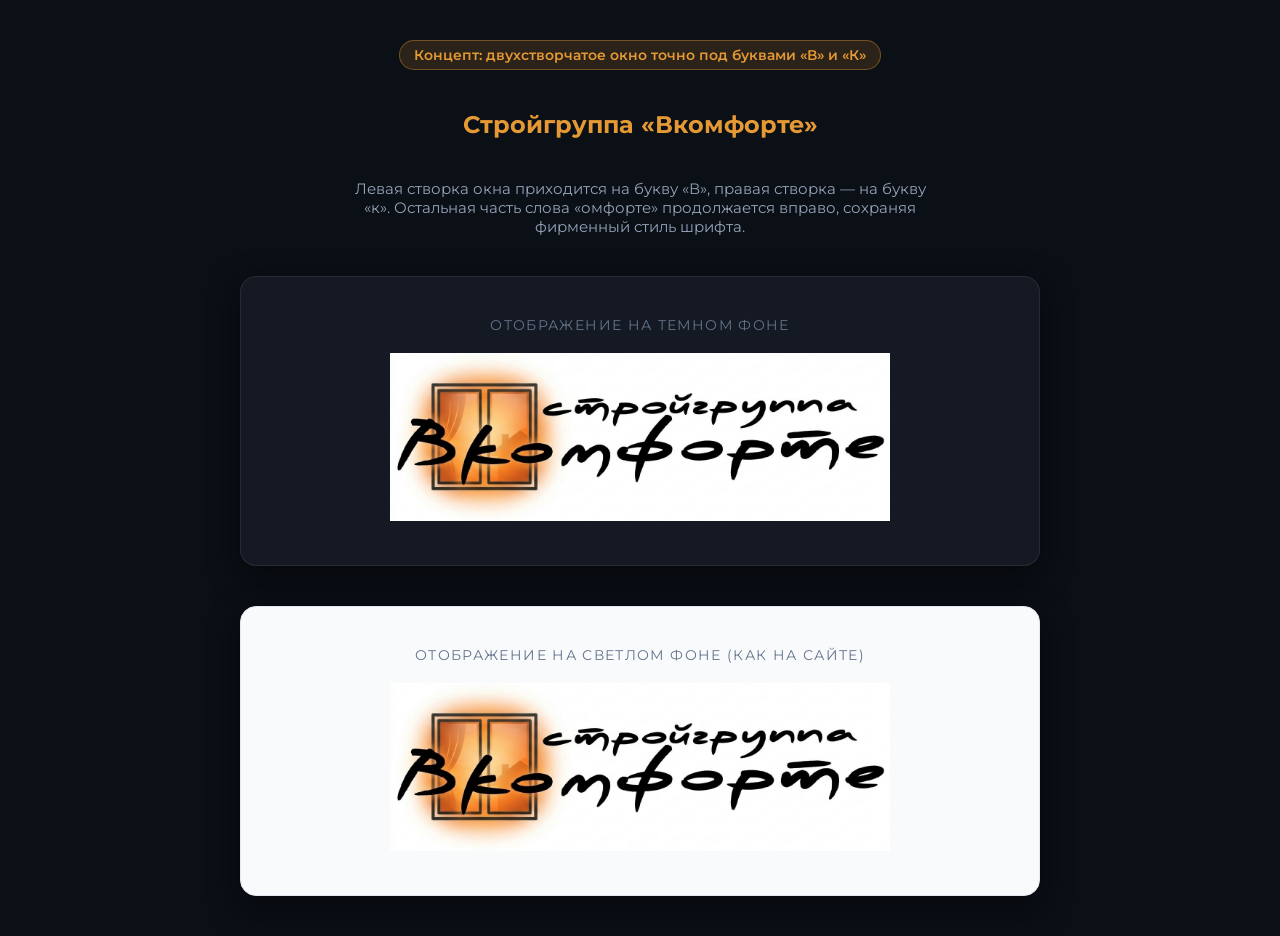
<file: logo-preview.html>
<!DOCTYPE html>
<html lang="ru">
<head>
  <meta charset="UTF-8">
  <meta name="viewport" content="width=device-width, initial-scale=1.0">
  <title>Логотип «Стройгруппа Вкомфорте» — Окно в буквах «В» и «К»</title>
  <link rel="preconnect" href="https://fonts.googleapis.com">
  <link rel="preconnect" href="https://fonts.gstatic.com" crossorigin>
  <link href="https://fonts.googleapis.com/css2?family=Caveat:wght@600;700&family=Montserrat:wght@500;700&display=swap" rel="stylesheet">
  <style>
    * { margin: 0; padding: 0; box-sizing: border-box; }
    body {
      font-family: 'Montserrat', sans-serif;
      background: #0b0f16;
      color: #fff;
      padding: 40px 20px;
      display: flex;
      flex-direction: column;
      align-items: center;
      gap: 40px;
    }
    h1 { font-size: 1.5rem; text-align: center; color: #e59934; }
    p { color: #94a3b8; font-size: 0.95rem; text-align: center; max-width: 600px; }
    .card {
      width: 100%;
      max-width: 800px;
      border-radius: 16px;
      padding: 40px;
      display: flex;
      flex-direction: column;
      align-items: center;
      gap: 20px;
      box-shadow: 0 10px 30px rgba(0,0,0,0.5);
    }
    .card--dark {
      background: #141923;
      border: 1px solid rgba(255,255,255,0.08);
    }
    .card--light {
      background: #f8fafc;
      color: #0f172a;
      border: 1px solid #e2e8f0;
    }
    .card-title {
      font-size: 0.85rem;
      text-transform: uppercase;
      letter-spacing: 0.1em;
      color: #64748b;
    }
    .logo-container {
      width: 100%;
      max-width: 600px;
    }
    .badge {
      background: rgba(229,153,52,0.15);
      border: 1px solid rgba(229,153,52,0.4);
      color: #e59934;
      padding: 6px 14px;
      border-radius: 99px;
      font-size: 0.85rem;
      font-weight: 600;
    }
  </style>
</head>
<body>

  <div class="badge">Концепт: двухстворчатое окно точно под буквами «В» и «К»</div>
  <h1>Стройгруппа «Вкомфорте»</h1>
  <p>Левая створка окна приходится на букву «В», правая створка — на букву «к». Остальная часть слова «омфорте» продолжается вправо, сохраняя фирменный стиль шрифта.</p>

  <!-- Dark Version -->
  <div class="card card--dark">
    <div class="card-title">Отображение на темном фоне</div>
    <div class="logo-container" style="max-width: 500px;">
      <img src="images/logo.png" alt="Логотип Вкомфорте" style="width: 100%; height: auto;">
    </div>
  </div>

  <!-- Light Version -->
  <div class="card card--light">
    <div class="card-title">Отображение на светлом фоне (как на сайте)</div>
    <div class="logo-container" style="max-width: 500px;">
      <img src="images/logo.png" alt="Логотип Вкомфорте" style="width: 100%; height: auto;">
    </div>
  </div>

</body>
</html>
</file>
<file: css/style.css>
/* ==========================================================================
   Строительная компания «Вкомфорте» (г. Плавск)
   White / Light Theme with Vibrant Orange Accents & Tabs
   ========================================================================== */

:root {
  /* White & Light Color Palette */
  --bg-main: #ffffff;
  --bg-surface: #f8fafc;
  --bg-surface-warm: #fff9f2;
  --bg-card: #ffffff;
  --bg-card-hover: #ffffff;
  --bg-light: #f1f5f9;

  /* Orange Accents & Tabs */
  --accent-orange: #ff7b00;
  --accent-orange-hover: #e56b00;
  --accent-orange-active: #cc5e00;
  --accent-orange-glow: rgba(255, 123, 0, 0.28);
  --accent-orange-subtle: rgba(255, 123, 0, 0.1);
  --accent-orange-border: rgba(255, 123, 0, 0.35);

  --accent-blue: #2563eb;
  --accent-green: #10b981;
  --accent-red: #ef4444;

  /* Typography Colors */
  --text-main: #0f172a;
  --text-muted: #475569;
  --text-dim: #94a3b8;
  --text-on-orange: #ffffff;

  /* Borders & Shadows */
  --border-subtle: #e2e8f0;
  --border-medium: #cbd5e1;
  --border-focus: rgba(255, 123, 0, 0.5);

  --font-heading: 'Montserrat', -apple-system, BlinkMacSystemFont, 'Segoe UI', Roboto, sans-serif;
  --font-body: 'Inter', -apple-system, BlinkMacSystemFont, 'Segoe UI', Roboto, sans-serif;
  --font-script: 'Caveat', 'Segoe Script', cursive, sans-serif;

  --radius-sm: 8px;
  --radius-md: 14px;
  --radius-lg: 22px;
  --radius-full: 9999px;

  --shadow-sm: 0 2px 8px rgba(15, 23, 42, 0.05);
  --shadow-md: 0 10px 25px rgba(15, 23, 42, 0.08);
  --shadow-lg: 0 20px 40px rgba(15, 23, 42, 0.1);
  --shadow-orange: 0 8px 25px rgba(255, 123, 0, 0.32);

  --transition-fast: 0.2s cubic-bezier(0.4, 0, 0.2, 1);
  --transition-smooth: 0.35s cubic-bezier(0.16, 1, 0.3, 1);
}

/* Reset & Base */
*, *::before, *::after {
  box-sizing: border-box;
  margin: 0;
  padding: 0;
}

html {
  scroll-behavior: smooth;
  font-size: 16px;
}

body {
  font-family: var(--font-body);
  background-color: var(--bg-main);
  color: var(--text-main);
  line-height: 1.65;
  overflow-x: hidden;
  -webkit-font-smoothing: antialiased;
}

a {
  color: inherit;
  text-decoration: none;
  transition: color var(--transition-fast);
}

ul {
  list-style: none;
}

img {
  max-width: 100%;
  height: auto;
  display: block;
}

button, input, select, textarea {
  font-family: inherit;
  font-size: inherit;
  color: inherit;
  border: none;
  outline: none;
}

.container {
  width: 100%;
  max-width: 1240px;
  margin: 0 auto;
  padding: 0 24px;
}

/* Glass & Card Utilities */
.glass {
  background: #ffffff;
  border: 1px solid var(--border-subtle);
  box-shadow: var(--shadow-md);
}

/* ==========================================================================
   Buttons & UI Elements
   ========================================================================== */
.btn {
  display: inline-flex;
  align-items: center;
  justify-content: center;
  gap: 8px;
  font-weight: 700;
  padding: 14px 28px;
  border-radius: var(--radius-md);
  cursor: pointer;
  transition: all var(--transition-fast);
  text-align: center;
}

.btn--primary {
  background: linear-gradient(135deg, var(--accent-orange) 0%, #e66800 100%);
  color: var(--text-on-orange);
  box-shadow: var(--shadow-orange);
}

.btn--primary:hover {
  background: linear-gradient(135deg, var(--accent-orange-hover) 0%, #cc5900 100%);
  transform: translateY(-2px);
  box-shadow: 0 12px 28px rgba(255, 123, 0, 0.42);
}

.btn--secondary {
  background: var(--bg-surface);
  color: var(--text-main);
  border: 1.5px solid var(--border-subtle);
}

.btn--secondary:hover {
  background: #f1f5f9;
  border-color: var(--accent-orange);
  color: var(--accent-orange);
  transform: translateY(-2px);
}

.btn--outline {
  background: transparent;
  color: var(--text-main);
  border: 2px solid var(--border-medium);
}

.btn--outline:hover {
  border-color: var(--accent-orange);
  color: var(--accent-orange);
  background: var(--accent-orange-subtle);
  transform: translateY(-2px);
}

.btn--outline-light {
  background: #ffffff;
  border: 1.5px solid #e2e8f0;
  color: var(--text-main);
}

.btn--outline-light:hover {
  background: var(--accent-orange);
  border-color: var(--accent-orange);
  color: #ffffff;
}

.btn--sm {
  padding: 8px 18px;
  font-size: 0.875rem;
  border-radius: var(--radius-sm);
}

.btn--lg {
  padding: 16px 36px;
  font-size: 1.05rem;
}

.btn--block {
  width: 100%;
}

.badge {
  display: inline-flex;
  align-items: center;
  gap: 8px;
  font-size: 0.85rem;
  font-weight: 700;
  padding: 6px 16px;
  border-radius: var(--radius-full);
}

.badge--gold {
  background: var(--accent-orange-subtle);
  color: var(--accent-orange);
  border: 1px solid var(--accent-orange-border);
}

.badge--red {
  background: rgba(239, 68, 68, 0.12);
  color: #dc2626;
  border: 1px solid rgba(239, 68, 68, 0.25);
}

.badge--green {
  background: rgba(16, 185, 129, 0.12);
  color: #059669;
  border: 1px solid rgba(16, 185, 129, 0.25);
}

.badge__dot {
  width: 8px;
  height: 8px;
  border-radius: 50%;
  background-color: var(--accent-orange);
  box-shadow: 0 0 8px var(--accent-orange);
  animation: pulse 2s infinite;
}

@keyframes pulse {
  0% { transform: scale(0.95); opacity: 0.7; }
  50% { transform: scale(1.3); opacity: 1; }
  100% { transform: scale(0.95); opacity: 0.7; }
}

/* ==========================================================================
   Header & Top Bar
   ========================================================================== */
.top-bar {
  background: #f8fafc;
  border-bottom: 1px solid var(--border-subtle);
  font-size: 0.8125rem;
  color: var(--text-muted);
  padding: 9px 0;
}

.top-bar__inner {
  display: flex;
  justify-content: space-between;
  align-items: center;
  flex-wrap: wrap;
  gap: 12px;
}

.top-bar__location, .top-bar__contacts {
  display: flex;
  align-items: center;
  gap: 8px;
}

.top-bar__location svg, .top-bar__contacts svg {
  color: var(--accent-orange);
}

.top-bar__phone {
  display: flex;
  align-items: center;
  gap: 6px;
  color: var(--text-main);
  font-weight: 700;
  margin-right: 12px;
}

.top-bar__phone:hover {
  color: var(--accent-orange);
}

.header {
  position: sticky;
  top: 0;
  z-index: 1000;
  background: rgba(255, 255, 255, 0.98);
  backdrop-filter: blur(14px);
  border-bottom: 1px solid var(--border-subtle);
  box-shadow: 0 2px 14px rgba(15, 23, 42, 0.05);
  transition: all var(--transition-fast);
}

.header__inner {
  display: flex;
  align-items: center;
  justify-content: space-between;
  height: 98px;
}

.logo {
  display: flex;
  align-items: center;
  gap: 12px;
}

.logo__img {
  height: 74px;
  max-width: 300px;
  width: auto;
  object-fit: contain;
  transition: transform var(--transition-fast);
}

.logo__img:hover {
  transform: scale(1.02);
}

.logo__img--footer {
  height: 82px;
  max-width: 320px;
  background: #ffffff;
  padding: 6px 14px;
  border-radius: 8px;
  box-shadow: var(--shadow-sm);
}

/* Navigation Tabs (Вкладки меню) */
.nav__list {
  display: flex;
  align-items: center;
  gap: 8px;
}

.nav__link {
  font-size: 0.92rem;
  font-weight: 600;
  color: var(--text-muted);
  padding: 8px 16px;
  border-radius: var(--radius-sm);
  transition: all var(--transition-fast);
  position: relative;
}

.nav__link:hover {
  color: var(--accent-orange);
  background: var(--accent-orange-subtle);
}

.nav__link.active {
  color: var(--accent-orange);
  background: var(--accent-orange-subtle);
  font-weight: 700;
}

.nav__link.active::after {
  content: '';
  position: absolute;
  bottom: 0;
  left: 16px;
  right: 16px;
  height: 2.5px;
  background: var(--accent-orange);
  border-radius: 2px;
}

.header__actions {
  display: flex;
  align-items: center;
  gap: 16px;
}

.burger {
  display: none;
  background: none;
  flex-direction: column;
  gap: 5px;
  cursor: pointer;
  padding: 6px;
}

.burger span {
  width: 26px;
  height: 2.5px;
  background: var(--text-main);
  border-radius: 2px;
  transition: var(--transition-fast);
}

/* ==========================================================================
   Hero Section (White / Light Background with Soft Orange Accents)
   ========================================================================== */
.hero {
  position: relative;
  padding: 80px 0 100px;
  background: radial-gradient(circle at 85% 20%, rgba(255, 123, 0, 0.12) 0%, transparent 55%),
              radial-gradient(circle at 10% 80%, rgba(255, 123, 0, 0.06) 0%, transparent 45%),
              linear-gradient(180deg, #ffffff 0%, #fbfcfd 100%);
  overflow: hidden;
  border-bottom: 1px solid var(--border-subtle);
}

.hero__bg-overlay {
  position: absolute;
  inset: 0;
  background-image: radial-gradient(#cbd5e1 1px, transparent 1px);
  background-size: 32px 32px;
  opacity: 0.35;
  pointer-events: none;
}

.hero__container {
  position: relative;
  display: grid;
  grid-template-columns: 1.25fr 0.75fr;
  gap: 48px;
  align-items: center;
}

.hero__content {
  display: flex;
  flex-direction: column;
  align-items: flex-start;
  gap: 22px;
}

.hero__title {
  font-family: var(--font-heading);
  font-size: 3.1rem;
  font-weight: 900;
  line-height: 1.18;
  letter-spacing: -0.02em;
  color: var(--text-main);
}

.hero__title .highlight {
  color: var(--accent-orange);
  background: linear-gradient(135deg, #ff7b00 0%, #e65c00 100%);
  -webkit-background-clip: text;
  -webkit-text-fill-color: transparent;
}

.hero__subtitle {
  font-size: 1.15rem;
  color: var(--text-muted);
  max-width: 600px;
  line-height: 1.65;
}

.hero__buttons {
  display: flex;
  gap: 16px;
  flex-wrap: wrap;
  margin-top: 8px;
}

.hero__stats {
  display: flex;
  gap: 40px;
  margin-top: 24px;
  padding-top: 24px;
  border-top: 1px solid var(--border-subtle);
  width: 100%;
}

.stat-item {
  display: flex;
  flex-direction: column;
}

.stat-item__num {
  font-family: var(--font-heading);
  font-size: 2.3rem;
  font-weight: 900;
  color: var(--accent-orange);
}

.stat-item__desc {
  font-size: 0.85rem;
  color: var(--text-muted);
  font-weight: 500;
  max-width: 140px;
}

.hero-feature-card {
  padding: 34px;
  border-radius: var(--radius-lg);
  background: #ffffff;
  border: 1.5px solid var(--border-subtle);
  box-shadow: var(--shadow-lg);
  display: flex;
  flex-direction: column;
  gap: 24px;
}

.hero-feature-card__header {
  display: flex;
  align-items: center;
  gap: 16px;
}

.hero-feature-card__icon {
  width: 54px;
  height: 54px;
  border-radius: var(--radius-md);
  background: var(--accent-orange-subtle);
  color: var(--accent-orange);
  display: flex;
  align-items: center;
  justify-content: center;
}

.hero-feature-card__header h4 {
  font-family: var(--font-heading);
  font-size: 1.25rem;
  font-weight: 800;
  color: var(--text-main);
}

.hero-feature-card__header p {
  color: var(--text-muted);
  font-size: 0.9rem;
}

.hero-feature-card__badges {
  display: flex;
  flex-direction: column;
  gap: 10px;
}

.pill {
  background: var(--bg-surface);
  border: 1px solid var(--border-subtle);
  padding: 10px 16px;
  border-radius: var(--radius-md);
  font-size: 0.9rem;
  font-weight: 500;
  color: var(--text-main);
}

/* ==========================================================================
   Sections Common
   ========================================================================== */
.section {
  padding: 96px 0;
}

.section--alt {
  background-color: var(--bg-surface);
  border-top: 1px solid var(--border-subtle);
  border-bottom: 1px solid var(--border-subtle);
}

.section-header {
  margin-bottom: 56px;
}

.section-header.text-center {
  text-align: center;
  max-width: 760px;
  margin-left: auto;
  margin-right: auto;
}

.section-tag {
  display: inline-block;
  font-size: 0.82rem;
  font-weight: 800;
  text-transform: uppercase;
  letter-spacing: 0.12em;
  color: var(--accent-orange);
  margin-bottom: 12px;
}

.section-title {
  font-family: var(--font-heading);
  font-size: 2.35rem;
  font-weight: 800;
  line-height: 1.25;
  color: var(--text-main);
  margin-bottom: 16px;
}

.section-desc {
  font-size: 1.05rem;
  color: var(--text-muted);
}

/* ==========================================================================
   Services Grid
   ========================================================================== */
.services__grid {
  display: grid;
  grid-template-columns: repeat(3, 1fr);
  gap: 28px;
}

.service-card {
  background: #ffffff;
  border: 1.5px solid var(--border-subtle);
  border-radius: var(--radius-lg);
  padding: 36px 30px;
  display: flex;
  flex-direction: column;
  transition: all var(--transition-smooth);
  position: relative;
  overflow: hidden;
  box-shadow: var(--shadow-sm);
}

.service-card::before {
  content: '';
  position: absolute;
  top: 0;
  left: 0;
  right: 0;
  height: 4px;
  background: var(--accent-orange);
  opacity: 0;
  transition: opacity var(--transition-fast);
}

.service-card:hover {
  transform: translateY(-6px);
  border-color: var(--accent-orange);
  box-shadow: var(--shadow-md);
}

.service-card:hover::before {
  opacity: 1;
}

.service-card__icon {
  width: 62px;
  height: 62px;
  border-radius: var(--radius-md);
  background: var(--accent-orange-subtle);
  color: var(--accent-orange);
  display: flex;
  align-items: center;
  justify-content: center;
  margin-bottom: 24px;
}

.service-card__title {
  font-family: var(--font-heading);
  font-size: 1.3rem;
  font-weight: 700;
  color: var(--text-main);
  margin-bottom: 12px;
}

.service-card__text {
  font-size: 0.92rem;
  color: var(--text-muted);
  line-height: 1.6;
  margin-bottom: 20px;
}

.service-card__list {
  margin-top: auto;
  margin-bottom: 24px;
  display: flex;
  flex-direction: column;
  gap: 8px;
  font-size: 0.875rem;
  color: var(--text-muted);
}

.service-card__list li {
  position: relative;
  padding-left: 18px;
}

.service-card__list li::before {
  content: '•';
  position: absolute;
  left: 4px;
  color: var(--accent-orange);
  font-size: 1.2rem;
  line-height: 1;
}

.service-card__link {
  font-weight: 700;
  color: var(--accent-orange);
  font-size: 0.92rem;
  display: inline-flex;
  align-items: center;
  gap: 6px;
}

.service-card__link:hover {
  color: var(--accent-orange-hover);
  text-decoration: underline;
}

/* ==========================================================================
   Calculator Section & ORANGE TABS (Вкладки калькулятора)
   ========================================================================== */
.calculator-section {
  background-color: var(--bg-surface);
  border-top: 1px solid var(--border-subtle);
  border-bottom: 1px solid var(--border-subtle);
}

.calc-card {
  border-radius: var(--radius-lg);
  padding: 44px;
  background: #ffffff;
  border: 1.5px solid var(--border-subtle);
  box-shadow: var(--shadow-lg);
}

.calc-card__grid {
  display: grid;
  grid-template-columns: 1.3fr 0.9fr;
  gap: 48px;
}

.calc-controls {
  display: flex;
  flex-direction: column;
  gap: 28px;
}

.calc-group {
  display: flex;
  flex-direction: column;
  gap: 12px;
}

.calc-label {
  font-weight: 700;
  font-size: 1rem;
  color: var(--text-main);
}

/* Orange Toggle Tabs (Оранжевые вкладки) */
.toggle-group {
  display: grid;
  grid-template-columns: repeat(3, 1fr);
  gap: 12px;
}

.toggle-btn {
  background: #ffffff;
  border: 2px solid var(--border-subtle);
  border-radius: var(--radius-md);
  padding: 14px 12px;
  text-align: center;
  font-weight: 700;
  font-size: 0.92rem;
  color: var(--text-muted);
  cursor: pointer;
  transition: all var(--transition-fast);
}

.toggle-btn:hover {
  border-color: var(--accent-orange);
  color: var(--accent-orange);
  background: var(--accent-orange-subtle);
}

/* Active Orange Tab (Активная оранжевая вкладка) */
.toggle-btn.active {
  background: linear-gradient(135deg, var(--accent-orange) 0%, #e66800 100%);
  border-color: var(--accent-orange);
  color: #ffffff;
  box-shadow: var(--shadow-orange);
}

/* Area Slider */
.calc-range-header {
  display: flex;
  justify-content: space-between;
  align-items: center;
}

.calc-range-value {
  font-family: var(--font-heading);
  font-size: 1.6rem;
  font-weight: 900;
  color: var(--accent-orange);
}

.range-slider {
  -webkit-appearance: none;
  width: 100%;
  height: 8px;
  border-radius: 4px;
  background: var(--border-medium);
  outline: none;
  cursor: pointer;
  margin: 12px 0 6px;
}

.range-slider::-webkit-slider-thumb {
  -webkit-appearance: none;
  appearance: none;
  width: 24px;
  height: 24px;
  border-radius: 50%;
  background: var(--accent-orange);
  cursor: pointer;
  box-shadow: var(--shadow-orange);
  transition: transform 0.1s;
}

.range-slider::-webkit-slider-thumb:hover {
  transform: scale(1.15);
}

.calc-range-limits {
  display: flex;
  justify-content: space-between;
  font-size: 0.75rem;
  color: var(--text-dim);
}

/* Options / Packages */
.options-list {
  display: flex;
  flex-direction: column;
  gap: 12px;
}

.option-radio {
  display: flex;
  align-items: flex-start;
  gap: 14px;
  padding: 16px;
  border-radius: var(--radius-md);
  background: #ffffff;
  border: 1.5px solid var(--border-subtle);
  cursor: pointer;
  transition: all var(--transition-fast);
}

.option-radio input {
  display: none;
}

.option-radio__box {
  width: 20px;
  height: 20px;
  border-radius: 50%;
  border: 2px solid var(--border-medium);
  display: flex;
  align-items: center;
  justify-content: center;
  margin-top: 2px;
  flex-shrink: 0;
  transition: border-color var(--transition-fast);
}

.option-radio input:checked + .option-radio__box {
  border-color: var(--accent-orange);
}

.option-radio input:checked + .option-radio__box::after {
  content: '';
  width: 10px;
  height: 10px;
  border-radius: 50%;
  background: var(--accent-orange);
}

.option-radio:has(input:checked) {
  border-color: var(--accent-orange);
  background: var(--accent-orange-subtle);
}

.option-radio__content strong {
  display: block;
  font-size: 0.95rem;
  color: var(--text-main);
  margin-bottom: 2px;
}

.option-radio__content small {
  display: block;
  font-size: 0.82rem;
  color: var(--text-muted);
}

/* Summary Box */
.calc-summary__box {
  background: #ffffff;
  border: 2px solid var(--accent-orange);
  border-radius: var(--radius-lg);
  padding: 36px;
  display: flex;
  flex-direction: column;
  gap: 16px;
  position: sticky;
  top: 100px;
  box-shadow: var(--shadow-md);
}

.calc-summary__tag {
  font-size: 0.8rem;
  text-transform: uppercase;
  letter-spacing: 0.1em;
  color: var(--accent-orange);
  font-weight: 800;
}

.calc-summary__total {
  font-family: var(--font-heading);
  font-size: 2.8rem;
  font-weight: 900;
  color: var(--text-main);
  line-height: 1.1;
}

.calc-summary__total .currency {
  color: var(--accent-orange);
}

.calc-summary__item {
  display: flex;
  justify-content: space-between;
  font-size: 0.95rem;
  color: var(--text-muted);
}

.calc-summary__item strong {
  color: var(--text-main);
}

.calc-summary__divider {
  height: 1px;
  background: var(--border-subtle);
  margin: 8px 0;
}

.calc-summary__form h5 {
  font-size: 0.95rem;
  font-weight: 700;
  color: var(--text-main);
  margin-bottom: 14px;
}

.form-input {
  width: 100%;
  background: #ffffff;
  border: 1.5px solid var(--border-medium);
  border-radius: var(--radius-md);
  padding: 12px 16px;
  color: var(--text-main);
  margin-bottom: 12px;
  transition: border-color var(--transition-fast);
}

.form-input:focus {
  border-color: var(--accent-orange);
  box-shadow: 0 0 0 3px var(--accent-orange-glow);
}

.form-privacy {
  display: block;
  font-size: 0.72rem;
  color: var(--text-dim);
  margin-top: 8px;
  text-align: center;
}

/* ==========================================================================
   Portfolio & ORANGE FILTER TABS (Оранжевые вкладки фильтра)
   ========================================================================== */
.portfolio-filter {
  display: flex;
  justify-content: center;
  gap: 12px;
  margin-bottom: 44px;
  flex-wrap: wrap;
}

/* Orange Filter Tabs */
.filter-btn {
  background: #ffffff;
  border: 2px solid var(--border-subtle);
  border-radius: var(--radius-full);
  padding: 11px 24px;
  font-weight: 700;
  font-size: 0.92rem;
  color: var(--text-muted);
  cursor: pointer;
  transition: all var(--transition-fast);
  box-shadow: var(--shadow-sm);
}

.filter-btn:hover {
  color: var(--accent-orange);
  border-color: var(--accent-orange);
  background: var(--accent-orange-subtle);
  transform: translateY(-2px);
}

/* Active Orange Filter Tab */
.filter-btn.active {
  background: linear-gradient(135deg, var(--accent-orange) 0%, #e66800 100%);
  color: #ffffff;
  border-color: var(--accent-orange);
  box-shadow: var(--shadow-orange);
  transform: translateY(-2px);
}

.projects-grid {
  display: grid;
  grid-template-columns: repeat(2, 1fr);
  gap: 32px;
}

.project-card {
  background: #ffffff;
  border: 1.5px solid var(--border-subtle);
  border-radius: var(--radius-lg);
  overflow: hidden;
  display: flex;
  flex-direction: column;
  transition: transform var(--transition-smooth), border-color var(--transition-smooth);
  box-shadow: var(--shadow-sm);
}

.project-card:hover {
  transform: translateY(-6px);
  border-color: var(--accent-orange);
  box-shadow: var(--shadow-md);
}

.project-card__img-wrap {
  position: relative;
  height: 220px;
  background: linear-gradient(135deg, #f8fafc, #edf2f7);
  display: flex;
  align-items: center;
  justify-content: center;
  overflow: hidden;
  border-bottom: 1px solid var(--border-subtle);
}

.project-card__badge {
  position: absolute;
  top: 16px;
  left: 16px;
  background: var(--accent-orange);
  color: #ffffff;
  padding: 5px 14px;
  border-radius: var(--radius-full);
  font-size: 0.75rem;
  font-weight: 800;
  z-index: 2;
  box-shadow: 0 4px 10px rgba(255, 123, 0, 0.3);
}

/* Illustrated Mockups */
.project-card__mockup {
  position: relative;
  width: 170px;
  height: 120px;
}

.mockup-roof {
  width: 0;
  height: 0;
  border-left: 85px solid transparent;
  border-right: 85px solid transparent;
  border-bottom: 50px solid var(--accent-orange);
  filter: drop-shadow(0 4px 6px rgba(0,0,0,0.15));
}

.mockup-roof--barn {
  border-left: 85px solid transparent;
  border-right: 85px solid transparent;
  border-bottom: 65px solid #334155;
}

.mockup-walls {
  position: absolute;
  bottom: 0;
  left: 20px;
  width: 130px;
  height: 70px;
  background: #ffffff;
  border: 2px solid #e2e8f0;
  border-radius: 2px;
  display: flex;
  align-items: flex-end;
  justify-content: space-around;
  padding: 8px;
  box-shadow: 0 4px 10px rgba(0,0,0,0.06);
}

.project-card__mockup--2 .mockup-walls {
  background: #fee2e2;
  border-color: #fca5a5;
}

.project-card__mockup--3 .mockup-walls {
  background: #f1f5f9;
}

.mockup-window {
  width: 22px;
  height: 28px;
  background: #fed7aa;
  border: 2px solid var(--accent-orange);
  margin-bottom: 12px;
}

.mockup-window--panoramic {
  width: 50px;
  height: 52px;
  background: #ffedd5;
  border: 2px solid var(--accent-orange);
}

.mockup-door {
  width: 18px;
  height: 38px;
  background: #9a3412;
  border-top-left-radius: 2px;
  border-top-right-radius: 2px;
}

.project-card__body {
  padding: 28px;
  display: flex;
  flex-direction: column;
  flex-grow: 1;
}

.project-card__header {
  display: flex;
  justify-content: space-between;
  align-items: center;
  margin-bottom: 16px;
}

.project-card__title {
  font-family: var(--font-heading);
  font-size: 1.25rem;
  font-weight: 800;
  color: var(--text-main);
}

.project-card__area {
  font-size: 0.95rem;
  font-weight: 800;
  color: var(--accent-orange);
  background: var(--accent-orange-subtle);
  padding: 5px 12px;
  border-radius: var(--radius-sm);
  border: 1px solid var(--accent-orange-border);
}

.project-card__specs {
  display: grid;
  grid-template-columns: 1fr 1fr;
  gap: 8px 16px;
  font-size: 0.875rem;
  color: var(--text-muted);
  margin-bottom: 24px;
}

.project-card__specs strong {
  color: var(--text-main);
}

.project-card__footer {
  display: flex;
  justify-content: space-between;
  align-items: center;
  margin-top: auto;
  padding-top: 18px;
  border-top: 1px solid var(--border-subtle);
}

.project-card__price {
  font-family: var(--font-heading);
  font-size: 1.35rem;
  font-weight: 900;
  color: var(--accent-orange);
}

/* ==========================================================================
   Advantages & Process
   ========================================================================== */
.advantages {
  background-color: var(--bg-surface);
  border-top: 1px solid var(--border-subtle);
  border-bottom: 1px solid var(--border-subtle);
}

.advantages__grid {
  display: grid;
  grid-template-columns: repeat(3, 1fr);
  gap: 28px;
}

.adv-card {
  background: #ffffff;
  border: 1.5px solid var(--border-subtle);
  border-radius: var(--radius-lg);
  padding: 36px 30px;
  position: relative;
  overflow: hidden;
  transition: all var(--transition-smooth);
  box-shadow: var(--shadow-sm);
}

.adv-card:hover {
  transform: translateY(-4px);
  border-color: var(--accent-orange);
  box-shadow: var(--shadow-md);
}

.adv-card__num {
  font-family: var(--font-heading);
  font-size: 2.8rem;
  font-weight: 900;
  color: rgba(255, 123, 0, 0.2);
  line-height: 1;
  margin-bottom: 16px;
}

.adv-card__title {
  font-family: var(--font-heading);
  font-size: 1.25rem;
  font-weight: 800;
  color: var(--text-main);
  margin-bottom: 12px;
}

.adv-card__text {
  font-size: 0.92rem;
  color: var(--text-muted);
  line-height: 1.6;
}

/* Process Steps */
.process-steps {
  display: grid;
  grid-template-columns: repeat(5, 1fr);
  gap: 20px;
  position: relative;
}

.step-card {
  background: #ffffff;
  border: 1.5px solid var(--border-subtle);
  border-radius: var(--radius-md);
  padding: 28px 20px;
  display: flex;
  flex-direction: column;
  gap: 12px;
  position: relative;
  transition: transform var(--transition-fast);
  box-shadow: var(--shadow-sm);
}

.step-card:hover {
  transform: translateY(-4px);
  border-color: var(--accent-orange);
  box-shadow: var(--shadow-md);
}

.step-card__badge {
  width: 42px;
  height: 42px;
  border-radius: 50%;
  background: linear-gradient(135deg, var(--accent-orange), #e66800);
  color: #ffffff;
  font-family: var(--font-heading);
  font-weight: 900;
  font-size: 1.2rem;
  display: flex;
  align-items: center;
  justify-content: center;
  margin-bottom: 8px;
  box-shadow: 0 4px 12px rgba(255, 123, 0, 0.35);
}

.step-card h4 {
  font-size: 1.05rem;
  font-weight: 800;
  color: var(--text-main);
}

.step-card p {
  font-size: 0.85rem;
  color: var(--text-muted);
  line-height: 1.5;
}

/* ==========================================================================
   Contacts Section
   ========================================================================== */
.contacts-wrapper {
  display: grid;
  grid-template-columns: 1.1fr 0.9fr;
  gap: 48px;
  border-radius: var(--radius-lg);
  padding: 48px;
  background: #ffffff;
  border: 1.5px solid var(--border-subtle);
  box-shadow: var(--shadow-lg);
}

.contacts-info {
  display: flex;
  flex-direction: column;
}

.contacts-desc {
  font-size: 1.05rem;
  color: var(--text-muted);
  margin-bottom: 32px;
}

.contact-details {
  display: flex;
  flex-direction: column;
  gap: 20px;
}

.contact-detail-item {
  display: flex;
  align-items: flex-start;
  gap: 16px;
}

.contact-icon {
  width: 46px;
  height: 46px;
  border-radius: var(--radius-md);
  background: var(--accent-orange-subtle);
  color: var(--accent-orange);
  display: flex;
  align-items: center;
  justify-content: center;
  flex-shrink: 0;
}

.contact-detail-item strong {
  display: block;
  font-size: 0.82rem;
  color: var(--text-dim);
  text-transform: uppercase;
  letter-spacing: 0.06em;
  margin-bottom: 2px;
}

.contact-detail-item p, .contact-detail-item a {
  font-size: 1.05rem;
  color: var(--text-main);
  font-weight: 600;
}

.contact-detail-item a:hover {
  color: var(--accent-orange);
}

.contacts-form-box {
  background: var(--bg-surface);
  border: 1.5px solid var(--border-subtle);
  border-radius: var(--radius-lg);
  padding: 36px;
}

.form-title {
  font-family: var(--font-heading);
  font-size: 1.35rem;
  font-weight: 800;
  color: var(--text-main);
  margin-bottom: 8px;
}

.form-sub {
  font-size: 0.875rem;
  color: var(--text-muted);
  margin-bottom: 24px;
}

.form-group {
  margin-bottom: 16px;
}

.form-group label {
  display: block;
  font-size: 0.85rem;
  font-weight: 700;
  color: var(--text-main);
  margin-bottom: 6px;
}

/* ==========================================================================
   Footer
   ========================================================================== */
.footer {
  background: #f8fafc;
  border-top: 1px solid var(--border-subtle);
  padding: 80px 0 30px;
}

.footer__container {
  display: grid;
  grid-template-columns: 1.5fr 1fr 1fr 1.2fr;
  gap: 40px;
  margin-bottom: 60px;
}

.footer__about {
  font-size: 0.875rem;
  color: var(--text-muted);
  margin: 16px 0 20px;
  line-height: 1.6;
}

.footer__location-badge {
  display: inline-block;
  font-size: 0.82rem;
  font-weight: 700;
  background: var(--accent-orange-subtle);
  border: 1px solid var(--accent-orange-border);
  padding: 6px 14px;
  border-radius: var(--radius-sm);
  color: var(--accent-orange);
}

.footer__heading {
  font-family: var(--font-heading);
  font-size: 1.05rem;
  font-weight: 800;
  margin-bottom: 20px;
  color: var(--text-main);
}

.footer__links {
  display: flex;
  flex-direction: column;
  gap: 12px;
  font-size: 0.9rem;
  color: var(--text-muted);
}

.footer__links a:hover {
  color: var(--accent-orange);
  transform: translateX(3px);
  display: inline-block;
}

.footer__contact-item {
  margin-bottom: 12px;
  font-size: 0.875rem;
}

.footer__contact-item strong {
  display: block;
  color: var(--text-dim);
  font-size: 0.75rem;
}

.footer__contact-item a:hover {
  color: var(--accent-orange);
}

.footer__bottom {
  padding-top: 24px;
  border-top: 1px solid var(--border-subtle);
  font-size: 0.82rem;
  color: var(--text-dim);
}

.footer__bottom-inner {
  display: flex;
  justify-content: space-between;
  align-items: center;
  flex-wrap: wrap;
  gap: 12px;
}

/* ==========================================================================
   Modals
   ========================================================================== */
.modal {
  position: fixed;
  inset: 0;
  z-index: 2000;
  display: flex;
  align-items: center;
  justify-content: center;
  padding: 20px;
  opacity: 0;
  visibility: hidden;
  transition: opacity 0.3s ease, visibility 0.3s ease;
}

.modal.active {
  opacity: 1;
  visibility: visible;
}

.modal__overlay {
  position: absolute;
  inset: 0;
  background: rgba(15, 23, 42, 0.6);
  backdrop-filter: blur(4px);
}

.modal__dialog {
  position: relative;
  z-index: 2;
  width: 100%;
  max-width: 520px;
  border-radius: var(--radius-lg);
  padding: 36px;
  background: #ffffff;
  border: 1.5px solid var(--border-subtle);
  box-shadow: var(--shadow-lg);
  transform: scale(0.95);
  transition: transform 0.3s ease;
}

.modal.active .modal__dialog {
  transform: scale(1);
}

.modal__dialog--lg {
  max-width: 800px;
}

.modal__close {
  position: absolute;
  top: 18px;
  right: 18px;
  width: 36px;
  height: 36px;
  border-radius: 50%;
  background: var(--bg-light);
  color: var(--text-main);
  display: flex;
  align-items: center;
  justify-content: center;
  cursor: pointer;
  font-size: 1.1rem;
  transition: background var(--transition-fast);
}

.modal__close:hover {
  background: #cbd5e1;
}

.modal__header {
  margin-bottom: 24px;
}

.modal__title {
  font-family: var(--font-heading);
  font-size: 1.45rem;
  font-weight: 800;
  color: var(--text-main);
  margin-bottom: 6px;
}

.modal__desc {
  font-size: 0.9rem;
  color: var(--text-muted);
}

/* Toast */
.toast-container {
  position: fixed;
  bottom: 24px;
  right: 24px;
  z-index: 3000;
  display: flex;
  flex-direction: column;
  gap: 10px;
}

.toast {
  background: #0f172a;
  color: #fff;
  padding: 16px 22px;
  border-radius: var(--radius-md);
  border-left: 4px solid var(--accent-orange);
  box-shadow: var(--shadow-md);
  font-size: 0.9rem;
  display: flex;
  align-items: center;
  gap: 12px;
  animation: slideIn 0.3s ease;
}

@keyframes slideIn {
  from { transform: translateX(100%); opacity: 0; }
  to { transform: translateX(0); opacity: 1; }
}

/* ==========================================================================
   Responsive Breakpoints
   ========================================================================== */
@media (max-width: 1024px) {
  .hero__container {
    grid-template-columns: 1fr;
  }
  .hero__title {
    font-size: 2.5rem;
  }
  .services__grid, .advantages__grid {
    grid-template-columns: repeat(2, 1fr);
  }
  .calc-card__grid {
    grid-template-columns: 1fr;
  }
  .process-steps {
    grid-template-columns: repeat(2, 1fr);
  }
  .contacts-wrapper {
    grid-template-columns: 1fr;
  }
  .footer__container {
    grid-template-columns: repeat(2, 1fr);
  }
}

@media (max-width: 768px) {
  .top-bar {
    display: none;
  }
  .burger {
    display: flex;
  }
  .header__inner {
    height: 84px;
  }
  .logo__img {
    height: 58px;
    max-width: 220px;
  }
  .nav {
    position: fixed;
    top: 84px;
    left: 0;
    right: 0;
    background: #ffffff;
    border-bottom: 1px solid var(--border-subtle);
    padding: 24px;
    box-shadow: var(--shadow-md);
    transform: translateY(-120%);
    transition: transform var(--transition-smooth);
  }
  .nav.active {
    transform: translateY(0);
  }
  .nav__list {
    flex-direction: column;
    align-items: flex-start;
    gap: 12px;
  }
  .hero__title {
    font-size: 2.2rem;
  }
  .hero__stats {
    flex-direction: column;
    gap: 16px;
  }
  .services__grid, .advantages__grid, .projects-grid {
    grid-template-columns: 1fr;
  }
  .process-steps {
    grid-template-columns: 1fr;
  }
  .toggle-group {
    grid-template-columns: 1fr;
  }
  .calc-card {
    padding: 24px;
  }
  .footer__container {
    grid-template-columns: 1fr;
  }
}
</file>
